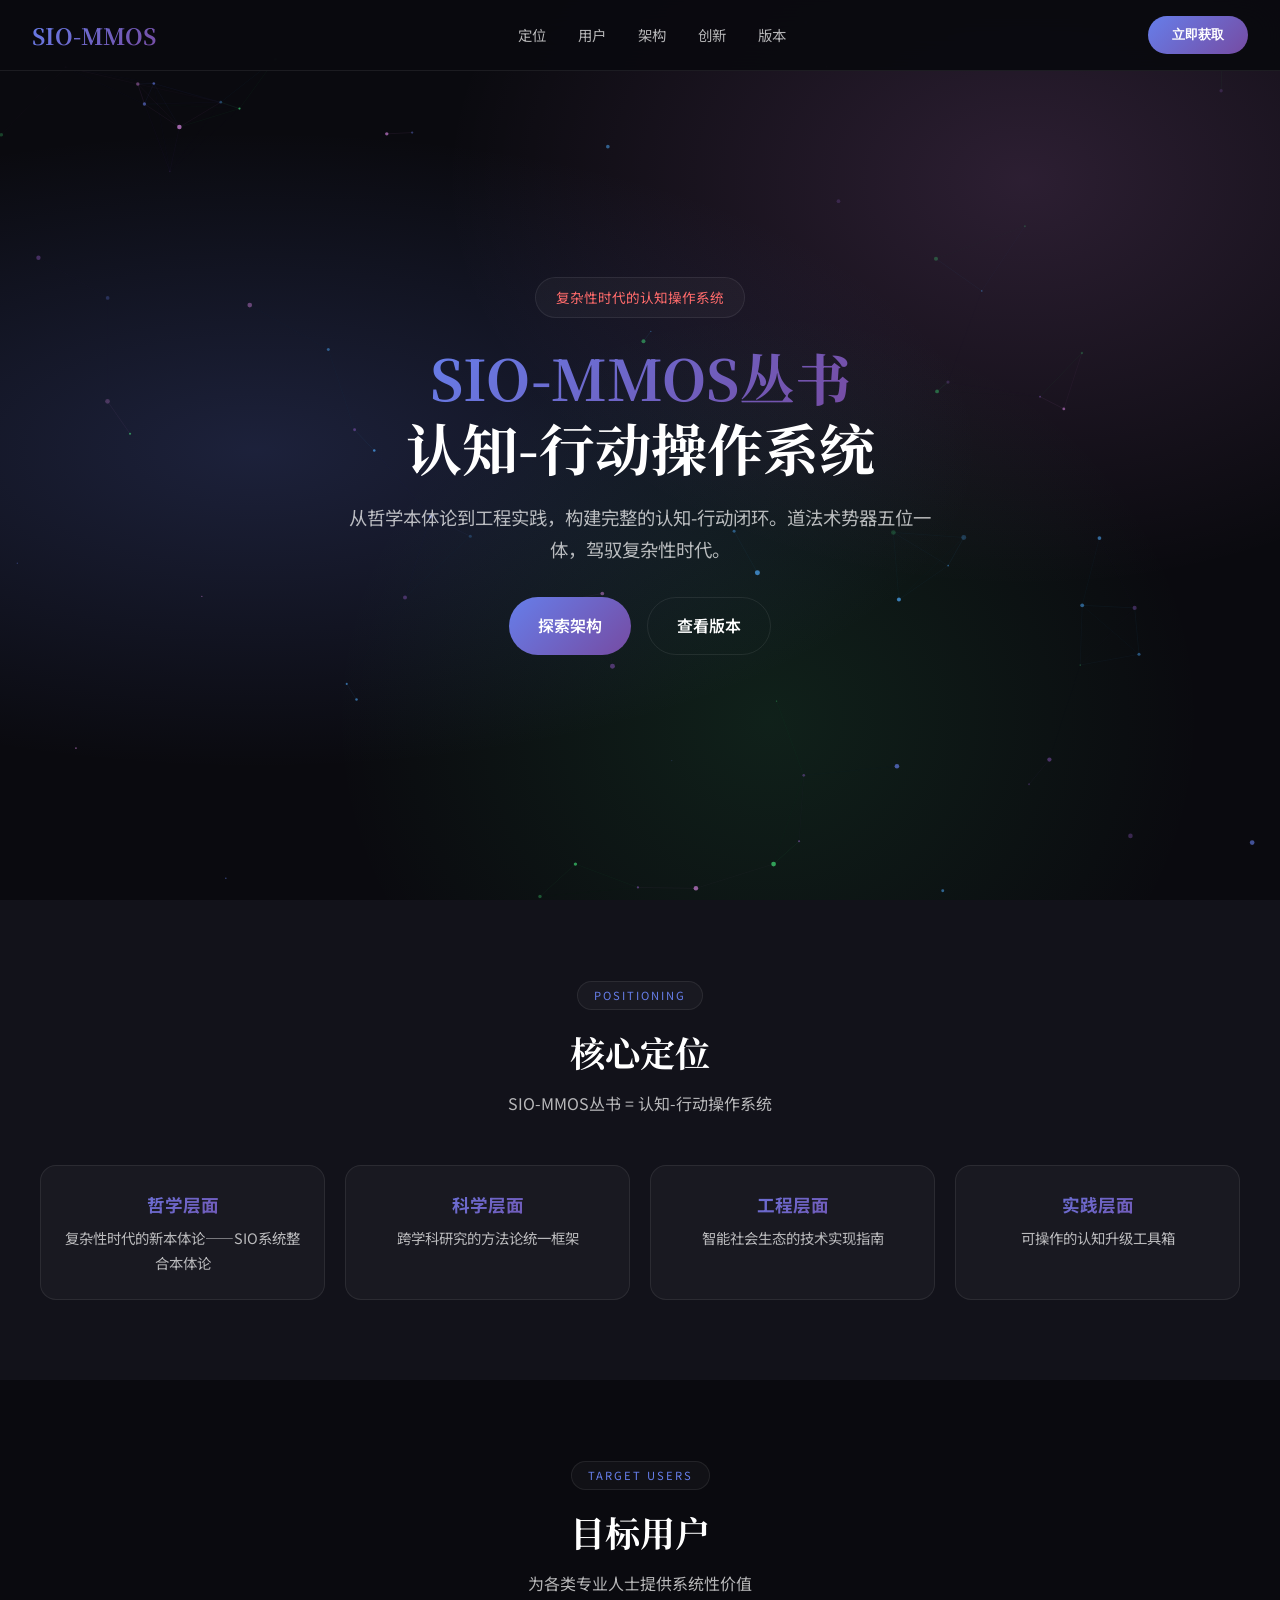
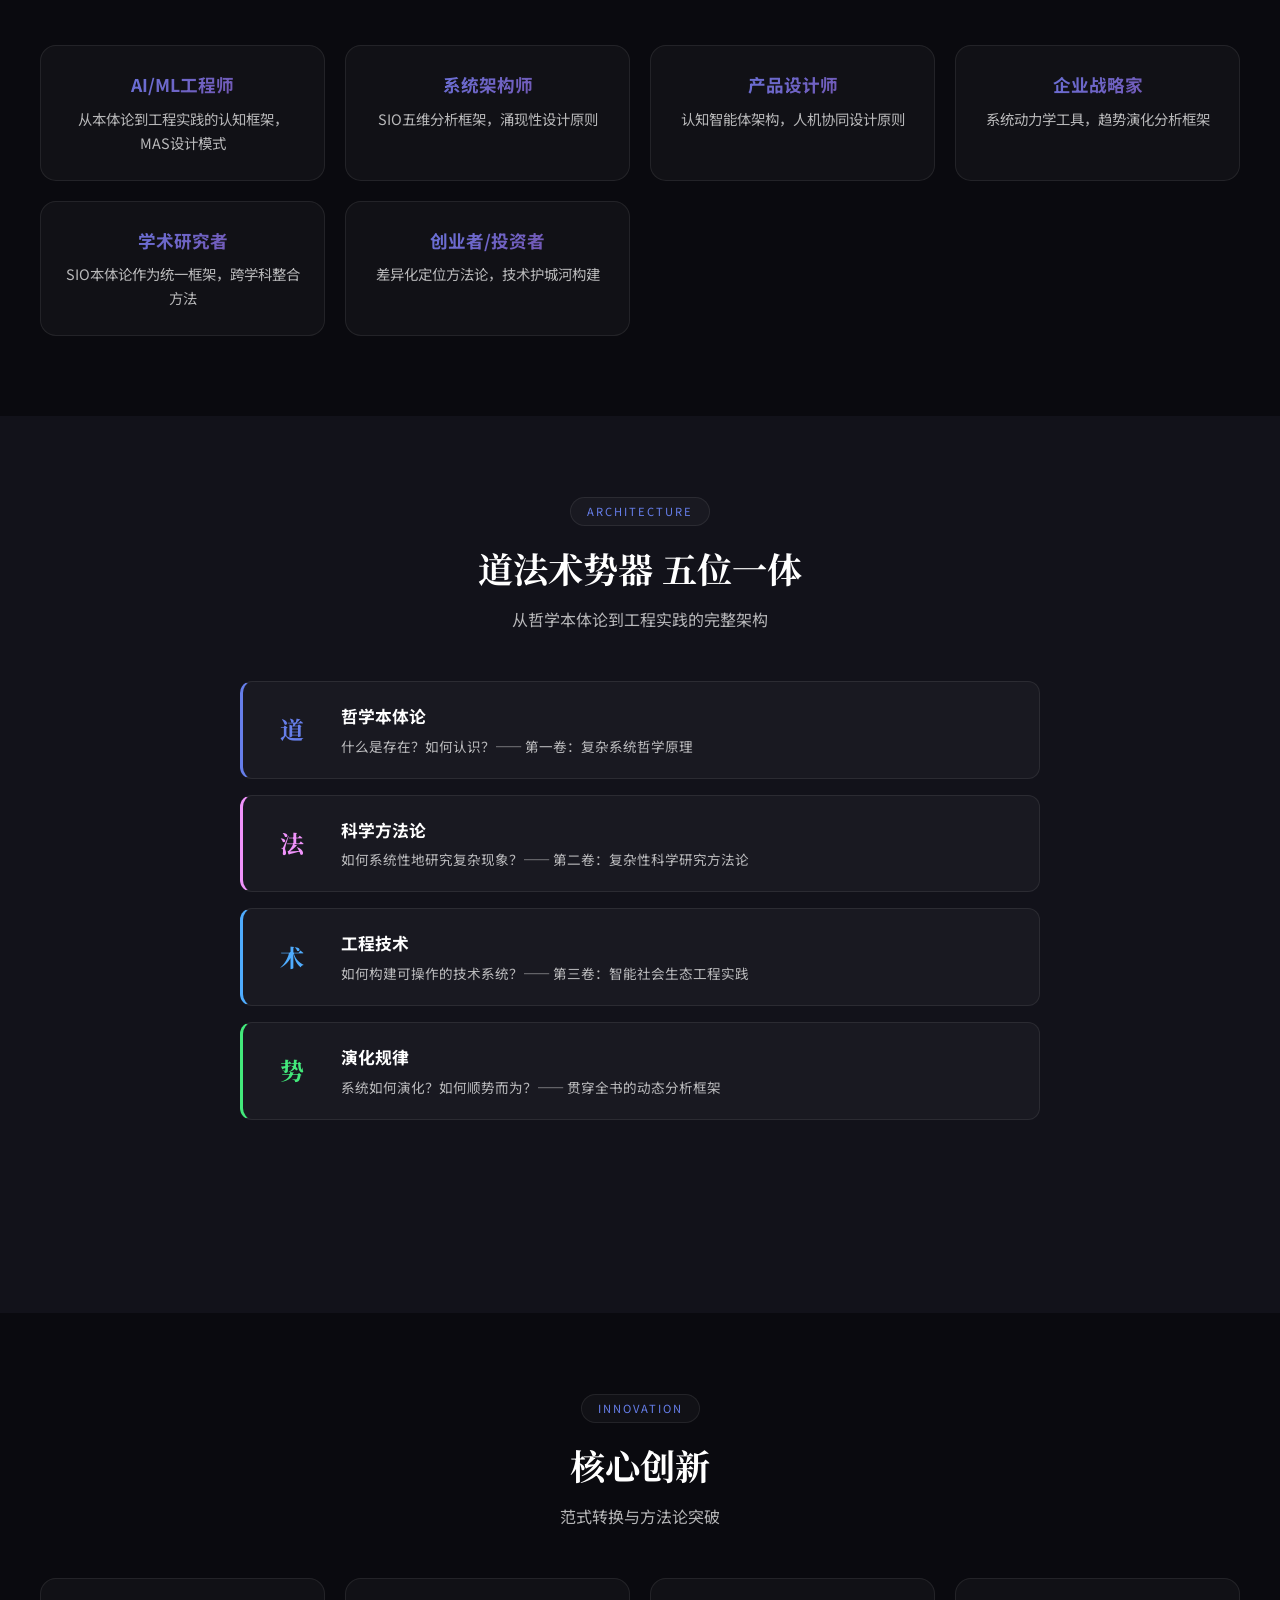
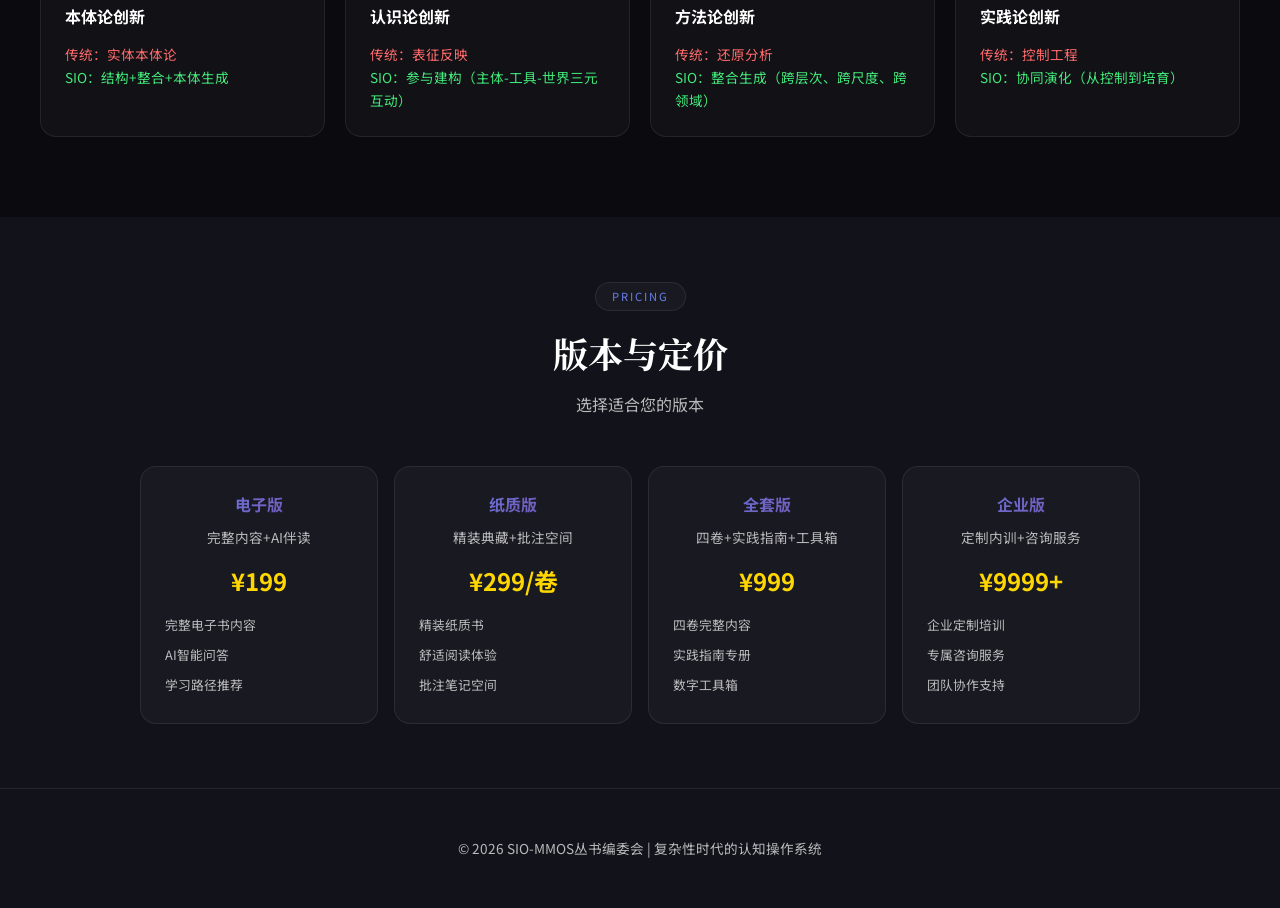
<file: book-show/index.html>
<!DOCTYPE html>
<html lang="zh-CN">
<head>
<meta charset="UTF-8">
<meta name="viewport" content="width=device-width,initial-scale=1">
<title>SIO-MMOS丛书 | 认知-行动操作系统</title>
<link href="https://fonts.googleapis.com/css2?family=Noto+Sans+SC:wght@300;400;500;700&family=Noto+Serif+SC:wght@600;700&display=swap" rel="stylesheet">
<style>
*{margin:0;padding:0;box-sizing:border-box}
:root{--p:#0a0a0f;--s:#12121a;--g1:linear-gradient(135deg,#667eea,#764ba2);--g2:linear-gradient(135deg,#f093fb,#f5576c);--g3:linear-gradient(135deg,#4facfe,#00f2fe);--g4:linear-gradient(135deg,#43e97b,#38f9d7);--tl:#fff;--tm:rgba(255,255,255,.7);--cb:rgba(255,255,255,.03);--ch:rgba(255,255,255,.06);--br:rgba(255,255,255,.08)}
html{scroll-behavior:smooth}
body{font-family:'Noto Sans SC',sans-serif;background:var(--p);color:var(--tl);line-height:1.7}
nav{position:fixed;top:0;left:0;right:0;z-index:1000;padding:1rem 2rem;background:rgba(10,10,15,.95);backdrop-filter:blur(20px);border-bottom:1px solid var(--br);display:flex;justify-content:space-between;align-items:center}
.logo{font-family:'Noto Serif SC',serif;font-size:1.4rem;font-weight:700;background:var(--g1);-webkit-background-clip:text;-webkit-text-fill-color:transparent}
.links{display:flex;gap:2rem;list-style:none}
.links a{color:var(--tm);text-decoration:none;font-size:.9rem;transition:.3s}
.links a:hover{color:var(--tl)}
.cta{padding:.6rem 1.5rem;background:var(--g1);border:none;border-radius:50px;color:#fff;font-weight:600;cursor:pointer}
.hero{min-height:100vh;display:flex;align-items:center;justify-content:center;position:relative;padding:6rem 2rem 4rem;text-align:center;overflow:hidden}
.hero::before{content:'';position:absolute;inset:0;background:radial-gradient(ellipse at 20% 50%,rgba(102,126,234,.2),transparent 50%),radial-gradient(ellipse at 80% 20%,rgba(240,147,251,.15),transparent 40%),radial-gradient(ellipse at 60% 80%,rgba(67,233,123,.1),transparent 40%)}
#heroCanvas{position:absolute;top:0;left:0;width:100%;height:100%;pointer-events:none}
.content{position:relative;z-index:1;max-width:850px}
.badge{display:inline-block;padding:.5rem 1.25rem;background:var(--cb);border:1px solid var(--br);border-radius:50px;font-size:.85rem;color:#ff6b6b;margin-bottom:1.5rem}
h1{font-family:'Noto Serif SC',serif;font-size:clamp(2rem,5vw,3.5rem);font-weight:700;line-height:1.25;margin-bottom:1.25rem}
h1 span{background:var(--g1);-webkit-background-clip:text;-webkit-text-fill-color:transparent}
.subtitle{font-size:clamp(1rem,2vw,1.15rem);color:var(--tm);max-width:600px;margin:0 auto 2rem}
.btns{display:flex;gap:1rem;justify-content:center;flex-wrap:wrap}
.btn{padding:.9rem 1.8rem;border-radius:50px;font-weight:600;cursor:pointer;transition:.3s;text-decoration:none;display:inline-flex;align-items:center;gap:.5rem}
.btn-p{background:var(--g1);color:#fff;border:none}
.btn-s{background:transparent;color:var(--tl);border:1px solid var(--br)}
.sec{padding:5rem 2rem}
.box{max-width:1200px;margin:0 auto}
.hd{text-align:center;margin-bottom:3rem}
.tag{display:inline-block;padding:.25rem 1rem;background:var(--cb);border:1px solid var(--br);border-radius:50px;font-size:.7rem;color:#667eea;letter-spacing:2px;margin-bottom:.75rem}
.hd h2{font-family:'Noto Serif SC',serif;font-size:clamp(1.5rem,3vw,2.2rem);margin-bottom:.5rem}
.hd p{color:var(--tm);max-width:500px;margin:0 auto}
.dark{background:var(--s)}
.grid{display:grid;grid-template-columns:repeat(auto-fit,minmax(240px,1fr));gap:1.25rem}
.card{background:var(--cb);border:1px solid var(--br);border-radius:16px;padding:1.5rem;transition:.3s;text-align:center}
.card:hover{background:var(--ch);transform:translateY(-4px)}
.card h3{font-size:1.1rem;margin-bottom:.4rem;background:var(--g1);-webkit-background-clip:text;-webkit-text-fill-color:transparent}
.card p{color:var(--tm);font-size:.9rem}
.arch{display:flex;flex-direction:column;gap:1rem;max-width:800px;margin:0 auto}
.layer{display:flex;align-items:center;gap:1.5rem;padding:1.25rem 1.5rem;background:var(--cb);border:1px solid var(--br);border-radius:12px;transition:.3s}
.layer:hover{background:var(--ch);transform:translateX(8px)}
.layer .lbl{font-family:'Noto Serif SC',serif;font-size:1.5rem;font-weight:700;min-width:50px;text-align:center}
.layer.dao .lbl{color:#667eea}
.layer.fa .lbl{color:#f093fb}
.layer.shu .lbl{color:#4facfe}
.layer.shi .lbl{color:#43e97b}
.layer.qi .lbl{color:#fa709a}
.layer h3{font-size:1.05rem;margin-bottom:.25rem}
.layer p{color:var(--tm);font-size:.85rem}
.inno{display:grid;grid-template-columns:repeat(auto-fit,minmax(280px,1fr));gap:1.25rem}
.ino{background:var(--cb);border:1px solid var(--br);border-radius:16px;padding:1.5rem}
.ino h3{font-size:1rem;margin-bottom:.75rem}
.ino .old{color:#ff6b6b;font-size:.85rem}
.ino .new{color:#43e97b;font-size:.85rem}
.hl{background:var(--s);padding:4rem 2rem}
.hlbox{max-width:1000px;margin:0 auto}
.hlcards{display:grid;grid-template-columns:repeat(auto-fit,minmax(220px,1fr));gap:1rem}
.hlc{background:var(--cb);border:1px solid var(--br);border-radius:16px;padding:1.5rem;text-align:center;transition:.3s}
.hlc:hover{background:var(--ch);transform:scale(1.02)}
.hlc h3{font-size:1rem;margin-bottom:.5rem;background:var(--g1);-webkit-background-clip:text;-webkit-text-fill-color:transparent}
.hlc p{color:var(--tm);font-size:.85rem;margin-bottom:.75rem}
.hlc .price{font-size:1.5rem;font-weight:700;color:#ffd700;margin-bottom:.5rem}
.hlc ul{text-align:left;list-style:none;font-size:.8rem;color:var(--tm)}
.hlc li{padding:.25rem 0}
footer{background:var(--s);padding:3rem 2rem;text-align:center;border-top:1px solid var(--br)}
footer p{color:var(--tm);font-size:.85rem}
</style>
</head>
<body>
<nav>
<div class="logo">SIO-MMOS</div>
<ul class="links">
<li><a href="#position">定位</a></li>
<li><a href="#users">用户</a></li>
<li><a href="#arch">架构</a></li>
<li><a href="#inno">创新</a></li>
<li><a href="#price">版本</a></li>
</ul>
<button class="cta">立即获取</button>
</nav>
<section class="hero">
<canvas id="heroCanvas"></canvas>
<div class="content">
<div class="badge">复杂性时代的认知操作系统</div>
<h1><span>SIO-MMOS丛书</span><br>认知-行动操作系统</h1>
<p class="subtitle">从哲学本体论到工程实践，构建完整的认知-行动闭环。道法术势器五位一体，驾驭复杂性时代。</p>
<div class="btns">
<a href="#arch" class="btn btn-p">探索架构</a>
<a href="#price" class="btn btn-s">查看版本</a>
</div>
</div>
</section>
<section id="position" class="sec dark">
<div class="box">
<div class="hd">
<span class="tag">POSITIONING</span>
<h2>核心定位</h2>
<p>SIO-MMOS丛书 = 认知-行动操作系统</p>
</div>
<div class="grid">
<div class="card">
<h3>哲学层面</h3>
<p>复杂性时代的新本体论——SIO系统整合本体论</p>
</div>
<div class="card">
<h3>科学层面</h3>
<p>跨学科研究的方法论统一框架</p>
</div>
<div class="card">
<h3>工程层面</h3>
<p>智能社会生态的技术实现指南</p>
</div>
<div class="card">
<h3>实践层面</h3>
<p>可操作的认知升级工具箱</p>
</div>
</div>
</div>
</section>
<section id="users" class="sec">
<div class="box">
<div class="hd">
<span class="tag">TARGET USERS</span>
<h2>目标用户</h2>
<p>为各类专业人士提供系统性价值</p>
</div>
<div class="grid">
<div class="card">
<h3>AI/ML工程师</h3>
<p>从本体论到工程实践的认知框架，MAS设计模式</p>
</div>
<div class="card">
<h3>系统架构师</h3>
<p>SIO五维分析框架，涌现性设计原则</p>
</div>
<div class="card">
<h3>产品设计师</h3>
<p>认知智能体架构，人机协同设计原则</p>
</div>
<div class="card">
<h3>企业战略家</h3>
<p>系统动力学工具，趋势演化分析框架</p>
</div>
<div class="card">
<h3>学术研究者</h3>
<p>SIO本体论作为统一框架，跨学科整合方法</p>
</div>
<div class="card">
<h3>创业者/投资者</h3>
<p>差异化定位方法论，技术护城河构建</p>
</div>
</div>
</div>
</section>
<section id="arch" class="sec dark">
<div class="box">
<div class="hd">
<span class="tag">ARCHITECTURE</span>
<h2>道法术势器 五位一体</h2>
<p>从哲学本体论到工程实践的完整架构</p>
</div>
<div class="arch">
<div class="layer dao">
<div class="lbl">道</div>
<div>
<h3>哲学本体论</h3>
<p>什么是存在？如何认识？—— 第一卷：复杂系统哲学原理</p>
</div>
</div>
<div class="layer fa">
<div class="lbl">法</div>
<div>
<h3>科学方法论</h3>
<p>如何系统性地研究复杂现象？—— 第二卷：复杂性科学研究方法论</p>
</div>
</div>
<div class="layer shu">
<div class="lbl">术</div>
<div>
<h3>工程技术</h3>
<p>如何构建可操作的技术系统？—— 第三卷：智能社会生态工程实践</p>
</div>
</div>
<div class="layer shi">
<div class="lbl">势</div>
<div>
<h3>演化规律</h3>
<p>系统如何演化？如何顺势而为？—— 贯穿全书的动态分析框架</p>
</div>
</div>
<div class="layer qi">
<div class="lbl">器</div>
<div>
<h3>工具模板</h3>
<p>具体可操作的工具？—— 实践指南专册 + 数字工具</p>
</div>
</div>
</div>
</div>
</section>
<section id="inno" class="sec">
<div class="box">
<div class="hd">
<span class="tag">INNOVATION</span>
<h2>核心创新</h2>
<p>范式转换与方法论突破</p>
</div>
<div class="inno">
<div class="ino">
<h3>本体论创新</h3>
<p class="old">传统：实体本体论</p>
<p class="new">SIO：结构+整合+本体生成</p>
</div>
<div class="ino">
<h3>认识论创新</h3>
<p class="old">传统：表征反映</p>
<p class="new">SIO：参与建构（主体-工具-世界三元互动）</p>
</div>
<div class="ino">
<h3>方法论创新</h3>
<p class="old">传统：还原分析</p>
<p class="new">SIO：整合生成（跨层次、跨尺度、跨领域）</p>
</div>
<div class="ino">
<h3>实践论创新</h3>
<p class="old">传统：控制工程</p>
<p class="new">SIO：协同演化（从控制到培育）</p>
</div>
</div>
</div>
</section>
<section id="price" class="hl">
<div class="hlbox">
<div class="hd">
<span class="tag">PRICING</span>
<h2>版本与定价</h2>
<p>选择适合您的版本</p>
</div>
<div class="hlcards">
<div class="hlc">
<h3>电子版</h3>
<p>完整内容+AI伴读</p>
<div class="price">¥199</div>
<ul>
<li>完整电子书内容</li>
<li>AI智能问答</li>
<li>学习路径推荐</li>
</ul>
</div>
<div class="hlc">
<h3>纸质版</h3>
<p>精装典藏+批注空间</p>
<div class="price">¥299/卷</div>
<ul>
<li>精装纸质书</li>
<li>舒适阅读体验</li>
<li>批注笔记空间</li>
</ul>
</div>
<div class="hlc">
<h3>全套版</h3>
<p>四卷+实践指南+工具箱</p>
<div class="price">¥999</div>
<ul>
<li>四卷完整内容</li>
<li>实践指南专册</li>
<li>数字工具箱</li>
</ul>
</div>
<div class="hlc">
<h3>企业版</h3>
<p>定制内训+咨询服务</p>
<div class="price">¥9999+</div>
<ul>
<li>企业定制培训</li>
<li>专属咨询服务</li>
<li>团队协作支持</li>
</ul>
</div>
</div>
</div>
</section>
<footer>
<p>© 2026 SIO-MMOS丛书编委会 | 复杂性时代的认知操作系统</p>
</footer>
<script>
// ====== Hero粒子网络动画 ======
const heroCanvas = document.getElementById('heroCanvas');
const ctx = heroCanvas.getContext('2d');
let particles = [];
let mouse = {x: null, y: null};

function resizeHeroCanvas() {
    heroCanvas.width = window.innerWidth;
    heroCanvas.height = window.innerHeight;
}

class Particle {
    constructor() {
        this.x = Math.random() * heroCanvas.width;
        this.y = Math.random() * heroCanvas.height;
        this.size = Math.random() * 2 + 0.5;
        this.speedX = (Math.random() - 0.5) * 0.5;
        this.speedY = (Math.random() - 0.5) * 0.5;
        this.color = this.getRandomColor();
        this.alpha = Math.random() * 0.5 + 0.2;
    }
    
    getRandomColor() {
        const colors = ['#667eea', '#764ba2', '#f093fb', '#4facfe', '#43e97b'];
        return colors[Math.floor(Math.random() * colors.length)];
    }
    
    update() {
        this.x += this.speedX;
        this.y += this.speedY;
        
        if (this.x > heroCanvas.width) this.x = 0;
        if (this.x < 0) this.x = heroCanvas.width;
        if (this.y > heroCanvas.height) this.y = 0;
        if (this.y < 0) this.y = heroCanvas.height;
        
        // 鼠标交互
        if (mouse.x && mouse.y) {
            const dx = mouse.x - this.x;
            const dy = mouse.y - this.y;
            const dist = Math.sqrt(dx * dx + dy * dy);
            if (dist < 150) {
                this.x -= dx * 0.02;
                this.y -= dy * 0.02;
            }
        }
    }
    
    draw() {
        ctx.beginPath();
        ctx.arc(this.x, this.y, this.size, 0, Math.PI * 2);
        ctx.fillStyle = this.color;
        ctx.globalAlpha = this.alpha;
        ctx.fill();
        ctx.globalAlpha = 1;
    }
}

function initParticles() {
    particles = [];
    const numParticles = Math.min(100, (heroCanvas.width * heroCanvas.height) / 15000);
    for (let i = 0; i < numParticles; i++) {
        particles.push(new Particle());
    }
}

function connectParticles() {
    for (let i = 0; i < particles.length; i++) {
        for (let j = i + 1; j < particles.length; j++) {
            const dx = particles[i].x - particles[j].x;
            const dy = particles[i].y - particles[j].y;
            const dist = Math.sqrt(dx * dx + dy * dy);
            
            if (dist < 120) {
                ctx.beginPath();
                ctx.strokeStyle = particles[i].color;
                ctx.globalAlpha = (120 - dist) / 120 * 0.15;
                ctx.lineWidth = 0.5;
                ctx.moveTo(particles[i].x, particles[i].y);
                ctx.lineTo(particles[j].x, particles[j].y);
                ctx.stroke();
                ctx.globalAlpha = 1;
            }
        }
    }
}

function animateHero() {
    ctx.clearRect(0, 0, heroCanvas.width, heroCanvas.height);
    
    particles.forEach(p => {
        p.update();
        p.draw();
    });
    
    connectParticles();
    requestAnimationFrame(animateHero);
}

// 初始化Hero动画
resizeHeroCanvas();
initParticles();
animateHero();

window.addEventListener('resize', () => {
    resizeHeroCanvas();
    initParticles();
});

window.addEventListener('mousemove', (e) => {
    mouse.x = e.clientX;
    mouse.y = e.clientY;
});

// ====== 架构层级动画 ======
const layers = document.querySelectorAll('.layer');
const layerColors = ['#667eea', '#f093fb', '#4facfe', '#43e97b', '#fa709a'];

const layerObserver = new IntersectionObserver((entries) => {
    entries.forEach((entry, index) => {
        if (entry.isIntersecting) {
            const layer = entry.target;
            const idx = Array.from(layers).indexOf(layer);
            setTimeout(() => {
                layer.style.opacity = '1';
                layer.style.transform = 'translateX(0)';
                layer.style.borderLeft = `3px solid ${layerColors[idx]}`;
            }, idx * 150);
        }
    });
}, {threshold: 0.2});

layers.forEach(layer => {
    layer.style.opacity = '0';
    layer.style.transform = 'translateX(-50px)';
    layer.style.transition = 'all 0.6s cubic-bezier(0.4, 0, 0.2, 1)';
    layerObserver.observe(layer);
});

// ====== 创新卡片动画 ======
const inoCards = document.querySelectorAll('.ino');

const inoObserver = new IntersectionObserver((entries) => {
    entries.forEach(entry => {
        if (entry.isIntersecting) {
            const card = entry.target;
            card.style.opacity = '1';
            card.style.transform = 'translateY(0) scale(1)';
            
            // 添加脉冲效果
            const oldText = card.querySelector('.old');
            const newText = card.querySelector('.new');
            
            setTimeout(() => {
                if (oldText) {
                    oldText.style.animation = 'pulse 1s ease';
                }
            }, 300);
            
            setTimeout(() => {
                if (newText) {
                    newText.style.animation = 'glow 1.5s ease';
                }
            }, 600);
        }
    });
}, {threshold: 0.3});

inoCards.forEach((card, idx) => {
    card.style.opacity = '0';
    card.style.transform = 'translateY(30px) scale(0.95)';
    card.style.transition = `all 0.5s cubic-bezier(0.4, 0, 0.2, 1) ${idx * 0.1}s`;
    inoObserver.observe(card);
});

// ====== 定位卡片悬停动画 ======
const cards = document.querySelectorAll('.card');

cards.forEach(card => {
    card.addEventListener('mouseenter', function() {
        this.style.transform = 'translateY(-8px) scale(1.02)';
        this.style.boxShadow = '0 20px 40px rgba(102, 126, 234, 0.2)';
    });
    
    card.addEventListener('mouseleave', function() {
        this.style.transform = 'translateY(0) scale(1)';
        this.style.boxShadow = 'none';
    });
});

// ====== 导航栏滚动效果 ======
const nav = document.querySelector('nav');

window.addEventListener('scroll', () => {
    if (window.scrollY > 100) {
        nav.style.padding = '0.75rem 2rem';
        nav.style.background = 'rgba(10, 10, 15, 0.98)';
    } else {
        nav.style.padding = '1rem 2rem';
        nav.style.background = 'rgba(10, 10, 15, 0.95)';
    }
});

// ====== 价格卡片动画 ======
const priceCards = document.querySelectorAll('.hlc');

const priceObserver = new IntersectionObserver((entries) => {
    entries.forEach(entry => {
        if (entry.isIntersecting) {
            entry.target.style.opacity = '1';
            entry.target.style.transform = 'translateY(0)';
        }
    });
}, {threshold: 0.2});

priceCards.forEach((card, idx) => {
    card.style.opacity = '0';
    card.style.transform = 'translateY(40px)';
    card.style.transition = `all 0.6s cubic-bezier(0.4, 0, 0.2, 1) ${idx * 0.15}s`;
    priceObserver.observe(card);
});

// ====== 添加CSS动画关键帧 ======
const style = document.createElement('style');
style.textContent = `
    @keyframes pulse {
        0%, 100% { opacity: 1; transform: scale(1); }
        50% { opacity: 0.5; transform: scale(0.98); }
    }
    
    @keyframes glow {
        0%, 100% { text-shadow: none; }
        50% { text-shadow: 0 0 20px rgba(67, 233, 123, 0.8); }
    }
    
    @keyframes float {
        0%, 100% { transform: translateY(0); }
        50% { transform: translateY(-10px); }
    }
    
    .badge {
        animation: float 3s ease-in-out infinite;
    }
`;
document.head.appendChild(style);

// ====== 平滑滚动增强 ======
document.querySelectorAll('a[href^="#"]').forEach(anchor => {
    anchor.addEventListener('click', function(e) {
        e.preventDefault();
        const target = document.querySelector(this.getAttribute('href'));
        if (target) {
            target.scrollIntoView({ behavior: 'smooth', block: 'start' });
        }
    });
});

console.log('SIO-MMOS Demo initialized successfully');
</script>
</body>
</html>
</file>
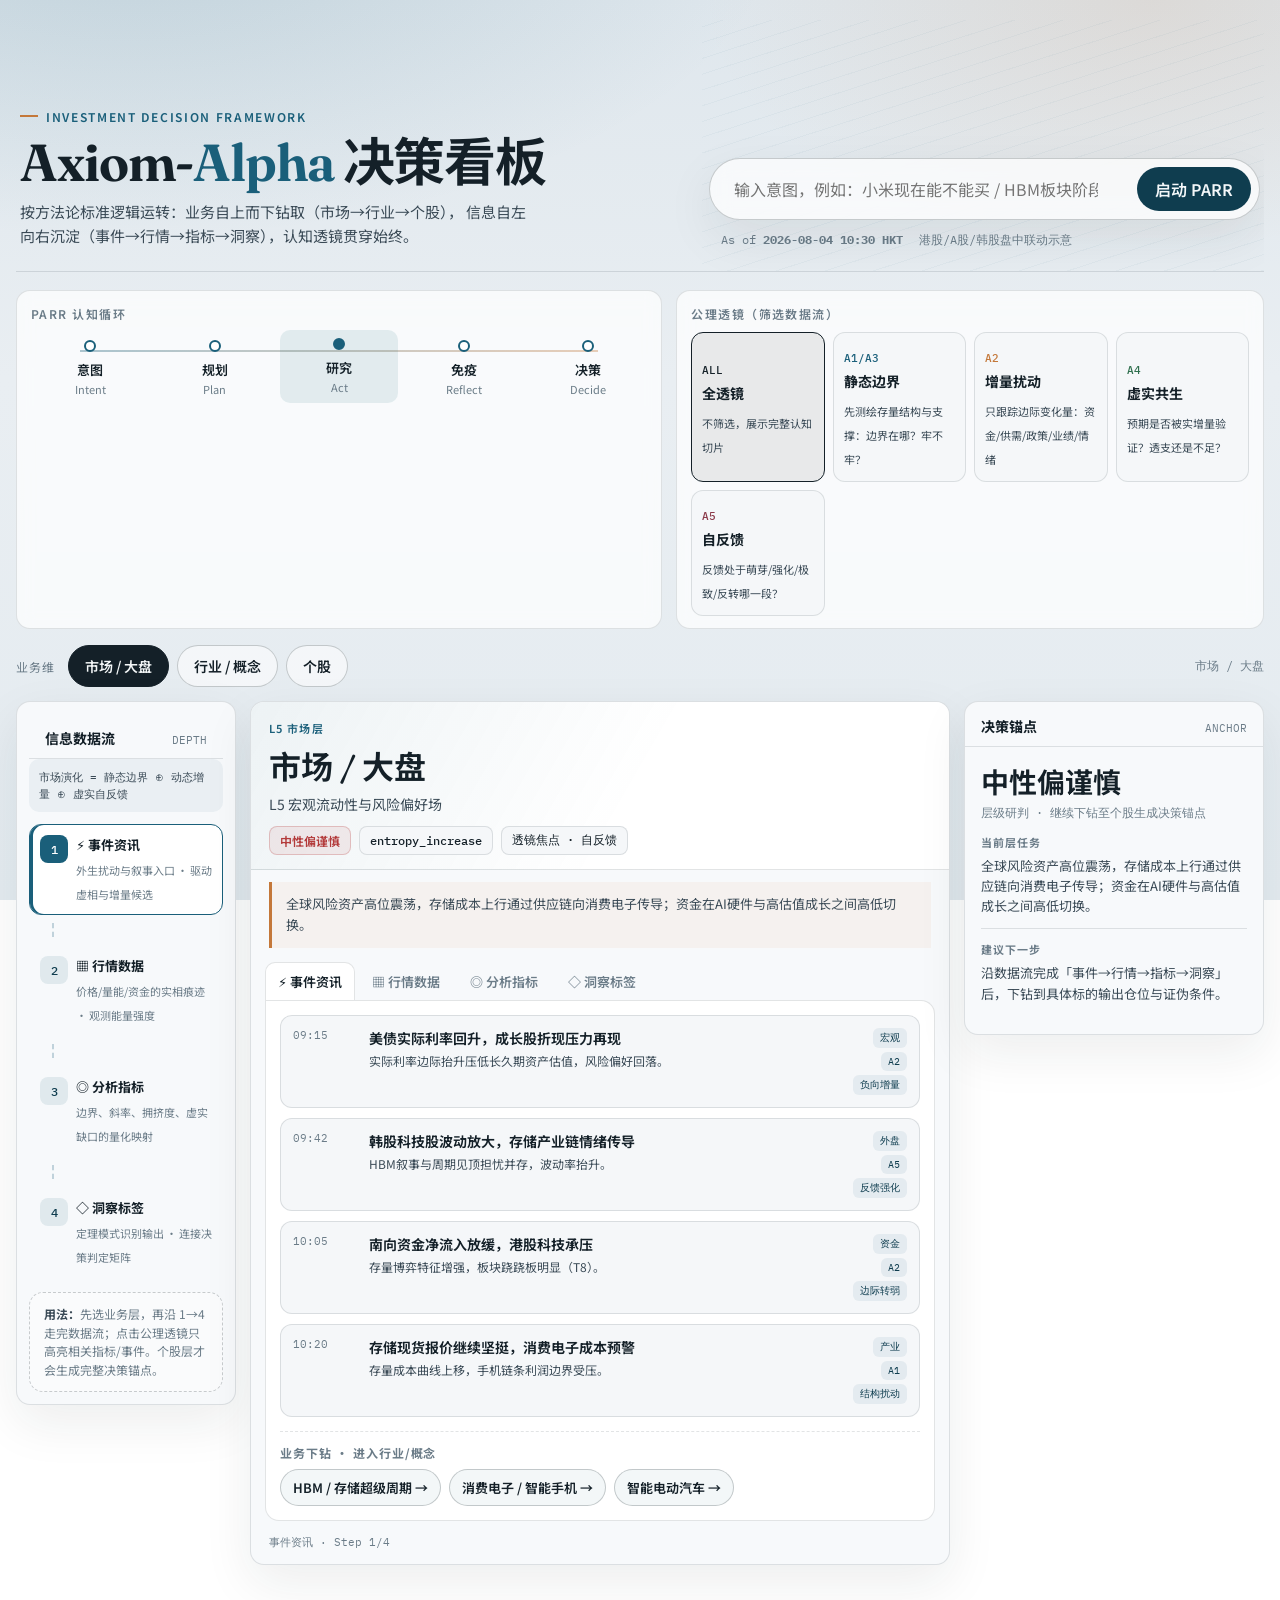
<file: axiom-alpha/demo/index.html>
<!DOCTYPE html>
<html lang="zh-CN">
<head>
  <meta charset="UTF-8" />
  <meta name="viewport" content="width=device-width, initial-scale=1" />
  <title>Axiom-Alpha · 投资决策交互看板</title>
  <meta name="description" content="基于投资第一性原理的交互式决策看板：市场→行业→个股业务流，事件→行情→指标→洞察数据流" />
  <link rel="stylesheet" href="./board.css" />
</head>
<body>
  <div class="app">
    <!-- Hero: one composition — brand + intent + session -->
    <header class="hero">
      <div class="brand-block">
        <div class="brand-kicker"><i></i> Investment Decision Framework</div>
        <h1 class="brand-name">Axiom-<span>Alpha</span> 决策看板</h1>
        <p class="brand-lead">
          按方法论标准逻辑运转：业务自上而下钻取（市场→行业→个股），
          信息自左向右沉淀（事件→行情→指标→洞察），认知透镜贯穿始终。
        </p>
      </div>
      <div class="hero-controls">
        <form class="intent-box" id="intentForm">
          <input id="intentInput" type="search" placeholder="输入意图，例如：小米现在能不能买 / HBM板块阶段 / 大盘风险偏好" autocomplete="off" />
          <button type="submit">启动 PARR</button>
        </form>
        <div class="meta-row">
          <span>As of <strong id="asOf">—</strong></span>
          <span id="session">—</span>
          <span id="intentHint"></span>
        </div>
      </div>
    </header>

    <!-- Cognitive rails -->
    <section class="rails" aria-label="认知流程">
      <div class="rail">
        <h2>PARR 认知循环</h2>
        <div class="parr-track" id="parrTrack"></div>
      </div>
      <div class="rail">
        <h2>公理透镜（筛选数据流）</h2>
        <div class="lens-row" id="lensRow"></div>
      </div>
    </section>

    <!-- Business dimensions -->
    <nav class="biz-bar" aria-label="业务维度">
      <span class="label">业务维</span>
      <button class="biz-tab active" data-biz="market">市场 / 大盘</button>
      <button class="biz-tab" data-biz="industry">行业 / 概念</button>
      <button class="biz-tab" data-biz="stock">个股</button>
      <div class="crumb" id="crumb">市场 / 大盘</div>
    </nav>

    <div class="main">
      <!-- Data flow -->
      <aside class="panel flow-rail" aria-label="信息数据流">
        <div class="panel-hd">
          <h3>信息数据流</h3>
          <span>DEPTH</span>
        </div>
        <div class="flow-formula" id="flowFormula">
          市场演化 = 静态边界 ⊕ 动态增量 ⊕ 虚实自反馈
        </div>
        <div class="flow-steps" id="flowSteps"></div>
        <div class="legend">
          <strong>用法：</strong>先选业务层，再沿 1→4 走完数据流；点击公理透镜只高亮相关指标/事件。个股层才会生成完整决策锚点。
        </div>
      </aside>

      <!-- Workspace -->
      <section class="panel workspace" aria-label="研判工作区">
        <div class="entity-head" id="entityHead"></div>
        <p class="entity-summary" id="entitySummary"></p>
        <div class="info-tabs" role="tablist">
          <button class="info-tab active" data-info="events" role="tab">⚡ 事件资讯</button>
          <button class="info-tab" data-info="quotes" role="tab">▦ 行情数据</button>
          <button class="info-tab" data-info="metrics" role="tab">◎ 分析指标</button>
          <button class="info-tab" data-info="insights" role="tab">◇ 洞察标签</button>
        </div>
        <div class="info-body" id="infoBody" role="tabpanel"></div>
        <div style="padding:0 18px 14px;font-family:var(--font-mono);font-size:11px;color:var(--muted)" id="infoDimLabel"></div>
      </section>

      <!-- Decision -->
      <aside class="panel decision-panel" aria-label="决策锚点">
        <div class="panel-hd">
          <h3>决策锚点</h3>
          <span>ANCHOR</span>
        </div>
        <div class="body" id="decisionBody"></div>
      </aside>
    </div>
  </div>

  <script src="./data.js"></script>
  <script src="./board.js"></script>
</body>
</html>
</file>
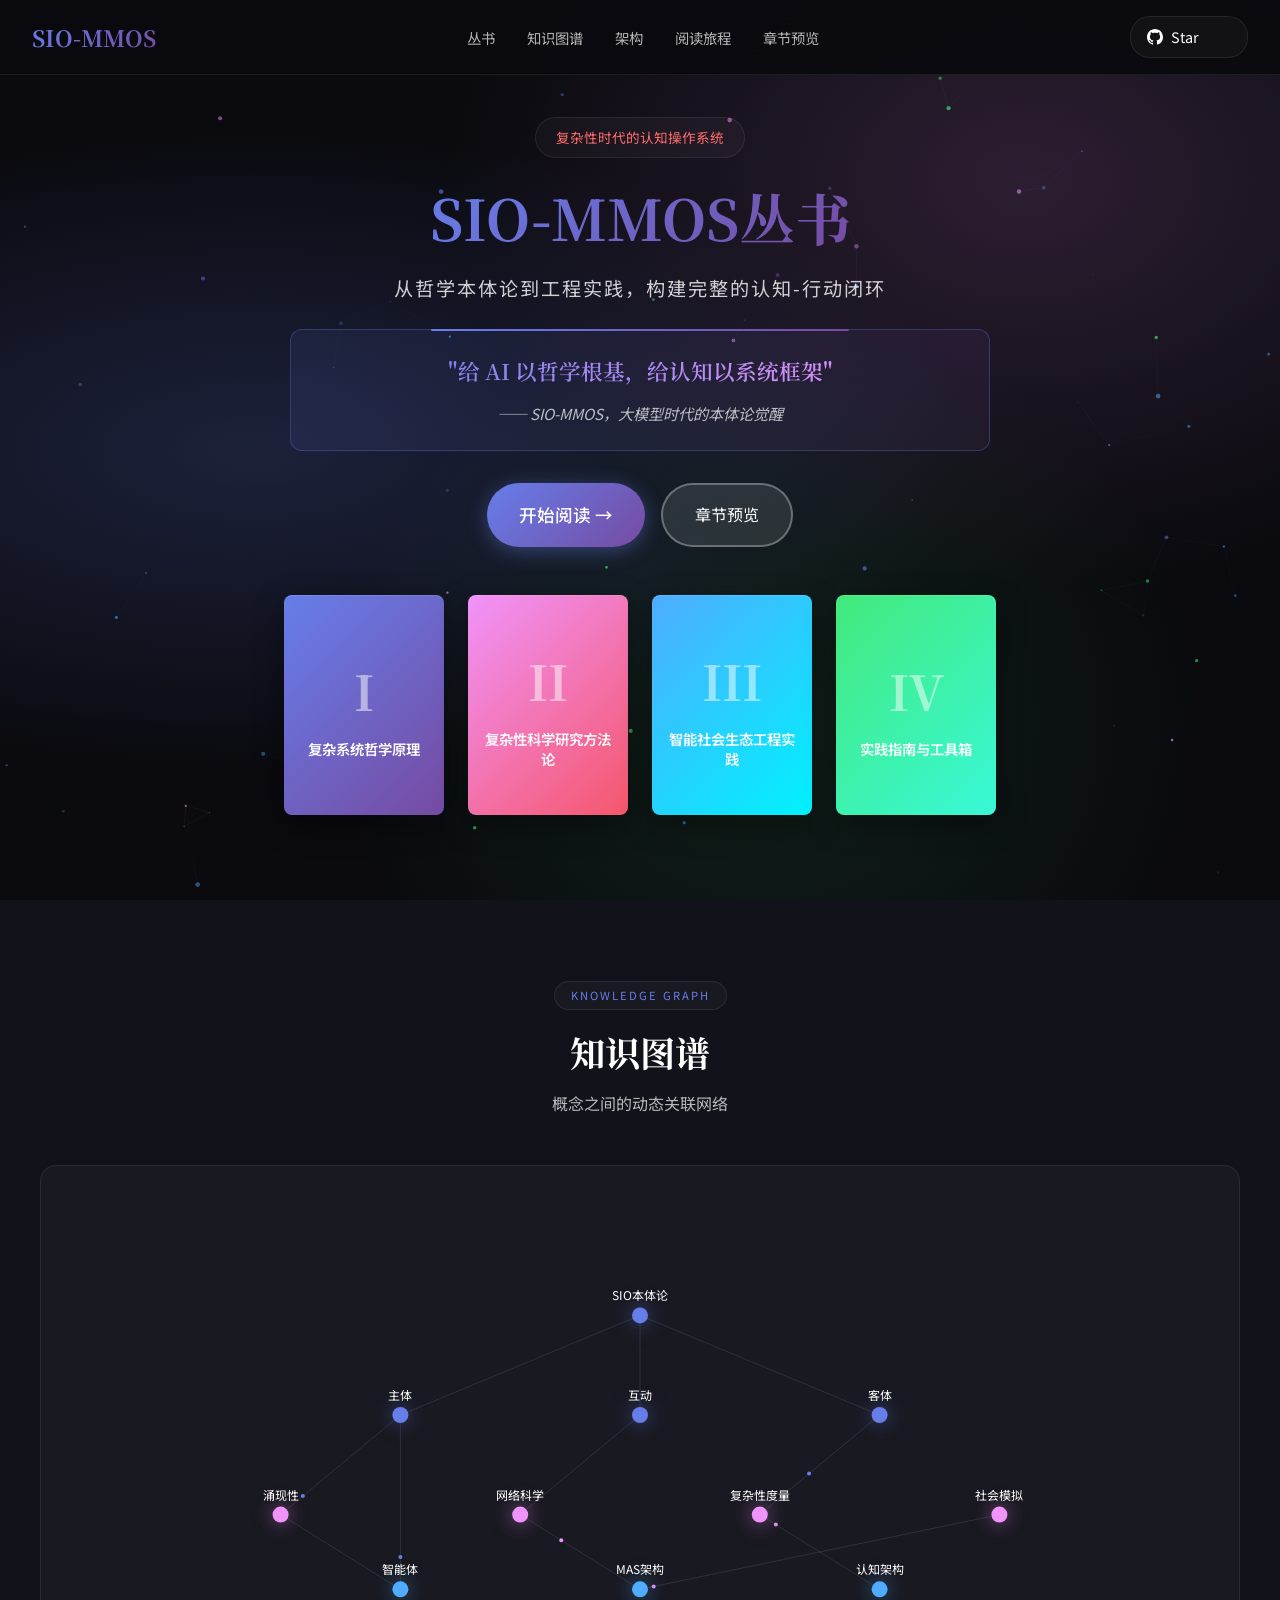
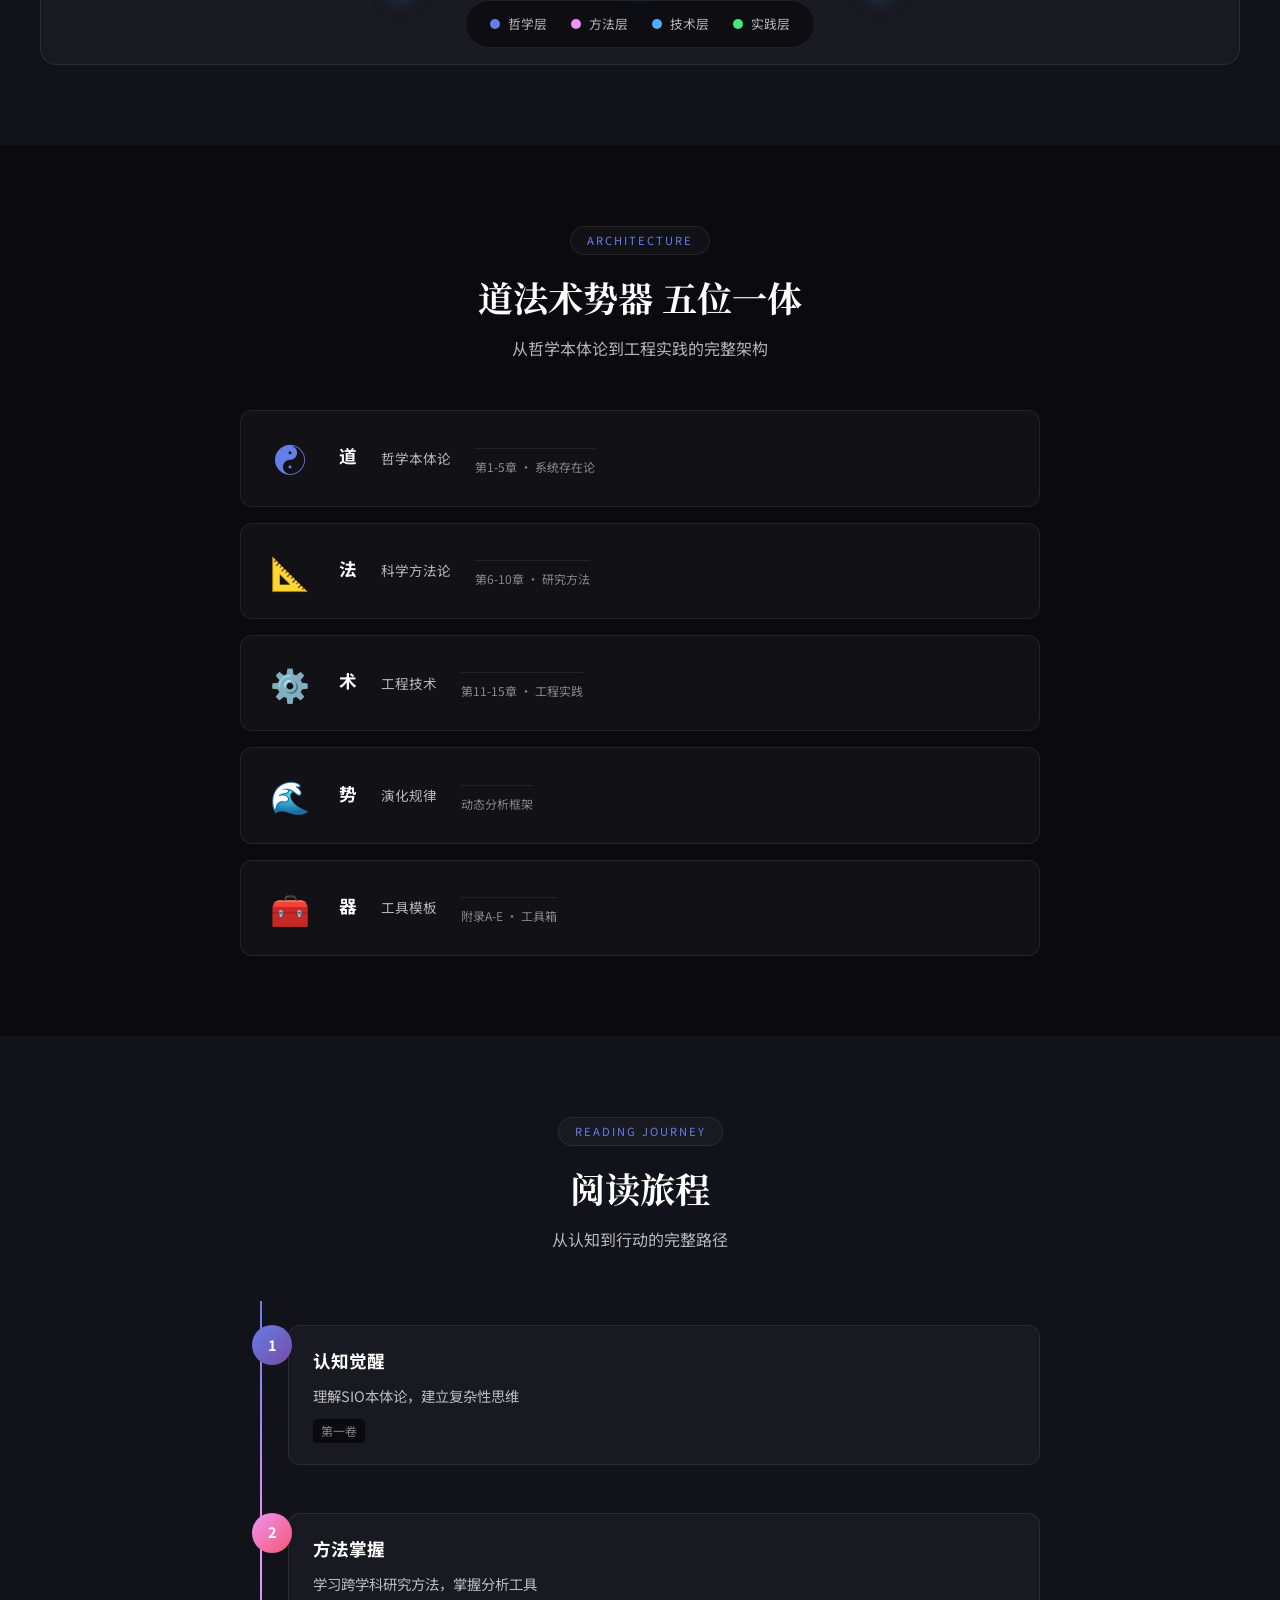
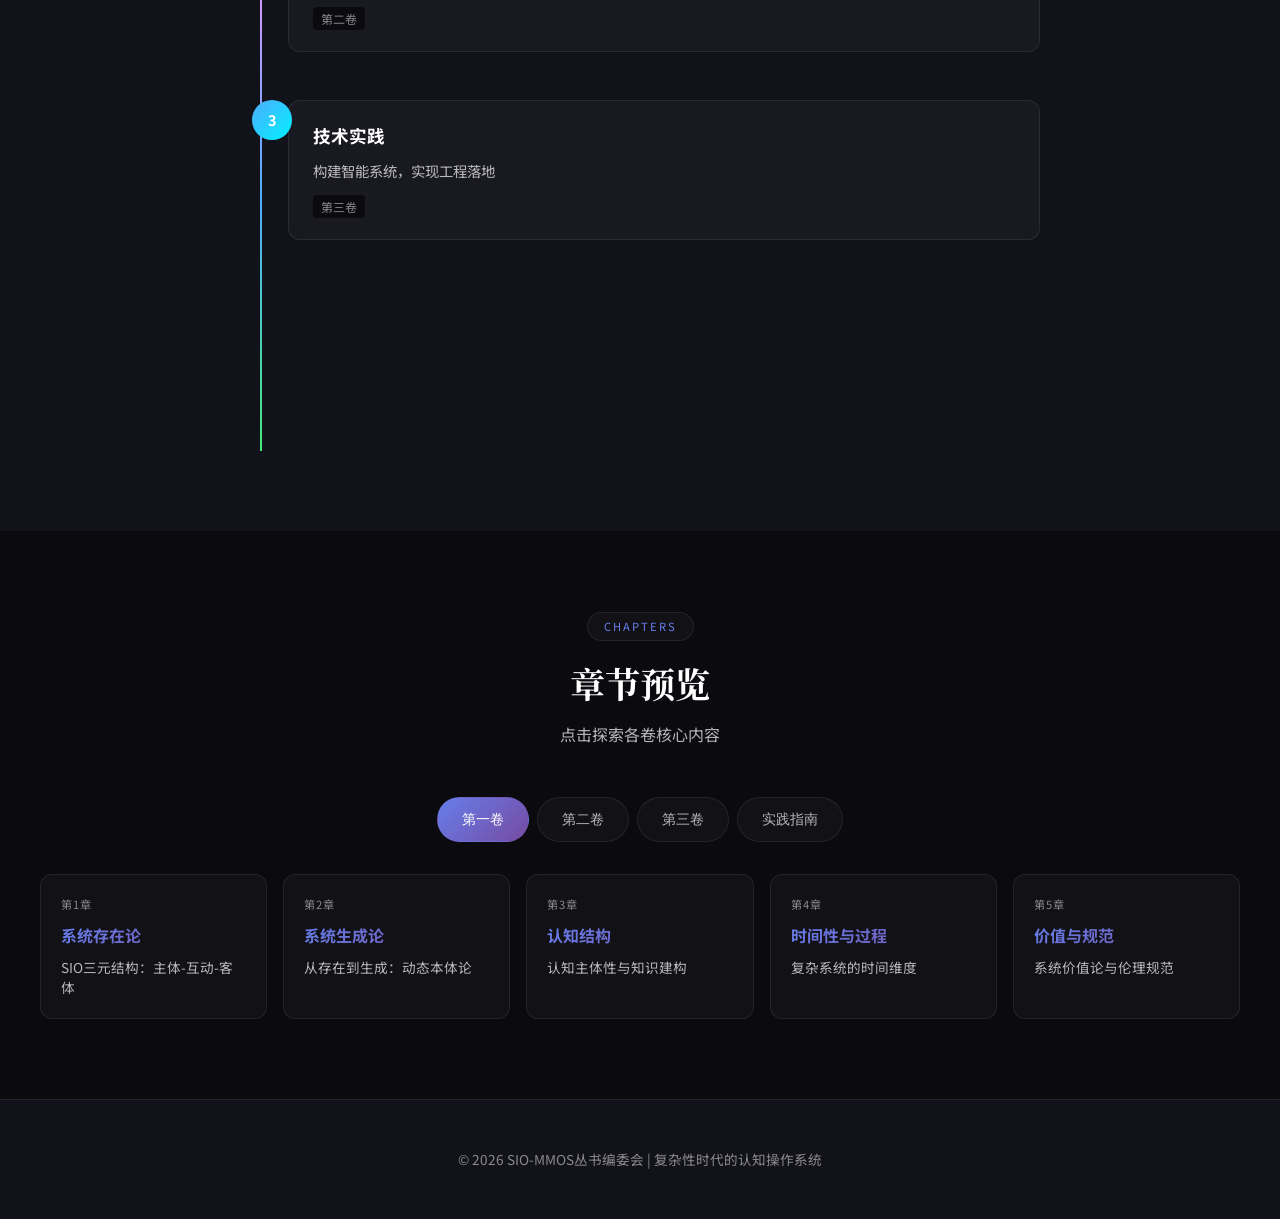
<file: book-show/book-show.html>
<!DOCTYPE html>
<html lang="zh-CN">
<head>
<meta charset="UTF-8">
<meta name="viewport" content="width=device-width,initial-scale=1">
<title>SIO-MMOS丛书 | Book Show</title>
<link href="https://fonts.googleapis.com/css2?family=Noto+Sans+SC:wght@300;400;500;700&family=Noto+Serif+SC:wght@600;700&display=swap" rel="stylesheet">
<link rel="stylesheet" href="book-show.css">
</head>
<body>
<nav>
<a href="#" class="logo">SIO-MMOS</a>
<ul class="nav-links">
<li><a href="#books">丛书</a></li>
<li><a href="#knowledge">知识图谱</a></li>
<li><a href="#architecture">架构</a></li>
<li><a href="#journey">阅读旅程</a></li>
<li><a href="#chapters">章节预览</a></li>
</ul>
<div class="nav-actions">
<a href="https://github.com/huawenyao/sio-mmos-book" target="_blank" rel="noopener" class="github-star" aria-label="Star on GitHub">
<svg viewBox="0 0 16 16" width="16" height="16" fill="currentColor">
<path d="M8 0C3.58 0 0 3.58 0 8c0 3.54 2.29 6.53 5.47 7.59.4.07.55-.17.55-.38 0-.19-.01-.82-.01-1.49-2.01.37-2.53-.49-2.69-.94-.09-.23-.48-.94-.82-1.13-.28-.15-.68-.52-.01-.53.63-.01 1.08.58 1.23.82.72 1.21 1.87.87 2.33.66.07-.52.28-.87.51-1.07-1.78-.2-3.64-.89-3.64-3.95 0-.87.31-1.59.82-2.15-.08-.2-.36-1.02.08-2.12 0 0 .67-.21 2.2.82.64-.18 1.32-.27 2-.27.68 0 1.36.09 2 .27 1.53-1.04 2.2-.82 2.2-.82.44 1.1.16 1.92.08 2.12.51.56.82 1.27.82 2.15 0 3.07-1.87 3.75-3.65 3.95.29.25.54.73.54 1.48 0 1.07-.01 1.93-.01 2.2 0 .21.15.46.55.38A8.013 8.013 0 0016 8c0-4.42-3.58-8-8-8z"></path>
</svg>
<span>Star</span>
<span class="star-count" id="starCount"></span>
</a>
</div>
</nav>

<section class="hero">
<canvas id="heroCanvas"></canvas>
<div class="hero-content">
<div class="badge">复杂性时代的认知操作系统</div>
<h1><span>SIO-MMOS丛书</span></h1>
<p class="subtitle">从哲学本体论到工程实践，构建完整的认知-行动闭环</p>
<div class="slogan-box">
<p class="slogan">"给 AI 以哲学根基，给认知以系统框架"</p>
<p class="slogan-sub">—— SIO-MMOS，大模型时代的本体论觉醒</p>
</div>
<div class="hero-actions">
<a href="reader.html" class="btn-primary">开始阅读 →</a>
<a href="#chapters" class="btn-secondary">章节预览</a>
</div>
<div class="bookshelf">
<div class="book-item vol1" data-vol="1">
<div class="book-cover"><span class="vol-num">I</span><h4>复杂系统哲学原理</h4></div>
<div class="book-info"><h5>第一卷</h5><p>道 · 哲学本体论<br>约14.2万字</p></div>
</div>
<div class="book-item vol2" data-vol="2">
<div class="book-cover"><span class="vol-num">II</span><h4>复杂性科学研究方法论</h4></div>
<div class="book-info"><h5>第二卷</h5><p>法 · 科学方法论<br>约19.2万字</p></div>
</div>
<div class="book-item vol3" data-vol="3">
<div class="book-cover"><span class="vol-num">III</span><h4>智能社会生态工程实践</h4></div>
<div class="book-info"><h5>第三卷</h5><p>术 · 工程技术<br>约15.6万字</p></div>
</div>
<div class="book-item vol4" data-vol="4">
<div class="book-cover"><span class="vol-num">IV</span><h4>实践指南与工具箱</h4></div>
<div class="book-info"><h5>实践指南</h5><p>器 · 工具模板<br>约9.1万字</p></div>
</div>
</div>
</div>
</section>

<section id="knowledge" class="sec dark">
<div class="box">
<div class="hd">
<span class="tag">KNOWLEDGE GRAPH</span>
<h2>知识图谱</h2>
<p>概念之间的动态关联网络</p>
</div>
<div class="kg-container">
<canvas id="kgCanvas"></canvas>
<div class="kg-legend">
<span><span class="dot" style="background:#667eea"></span>哲学层</span>
<span><span class="dot" style="background:#f093fb"></span>方法层</span>
<span><span class="dot" style="background:#4facfe"></span>技术层</span>
<span><span class="dot" style="background:#43e97b"></span>实践层</span>
</div>
</div>
</div>
</section>

<section id="architecture" class="sec">
<div class="box">
<div class="hd">
<span class="tag">ARCHITECTURE</span>
<h2>道法术势器 五位一体</h2>
<p>从哲学本体论到工程实践的完整架构</p>
</div>
<div class="arch-visual">
<div class="arch-layer dao">
<div class="icon">☯</div>
<h3>道</h3>
<p>哲学本体论</p>
<div class="chapters">第1-5章 · 系统存在论</div>
</div>
<div class="arch-layer fa">
<div class="icon">📐</div>
<h3>法</h3>
<p>科学方法论</p>
<div class="chapters">第6-10章 · 研究方法</div>
</div>
<div class="arch-layer shu">
<div class="icon">⚙️</div>
<h3>术</h3>
<p>工程技术</p>
<div class="chapters">第11-15章 · 工程实践</div>
</div>
<div class="arch-layer shi">
<div class="icon">🌊</div>
<h3>势</h3>
<p>演化规律</p>
<div class="chapters">动态分析框架</div>
</div>
<div class="arch-layer qi">
<div class="icon">🧰</div>
<h3>器</h3>
<p>工具模板</p>
<div class="chapters">附录A-E · 工具箱</div>
</div>
</div>
</div>
</section>

<section id="journey" class="sec dark">
<div class="box">
<div class="hd">
<span class="tag">READING JOURNEY</span>
<h2>阅读旅程</h2>
<p>从认知到行动的完整路径</p>
</div>
<div class="journey-container">
<div class="journey-path">
<div class="journey-node" data-step="1">
<div class="node-circle"><span>1</span></div>
<div class="node-content">
<h4>认知觉醒</h4>
<p>理解SIO本体论，建立复杂性思维</p>
<span class="node-vol">第一卷</span>
</div>
</div>
<div class="journey-node" data-step="2">
<div class="node-circle"><span>2</span></div>
<div class="node-content">
<h4>方法掌握</h4>
<p>学习跨学科研究方法，掌握分析工具</p>
<span class="node-vol">第二卷</span>
</div>
</div>
<div class="journey-node" data-step="3">
<div class="node-circle"><span>3</span></div>
<div class="node-content">
<h4>技术实践</h4>
<p>构建智能系统，实现工程落地</p>
<span class="node-vol">第三卷</span>
</div>
</div>
<div class="journey-node" data-step="4">
<div class="node-circle"><span>4</span></div>
<div class="node-content">
<h4>工具应用</h4>
<p>使用工具箱，解决实际问题</p>
<span class="node-vol">实践指南</span>
</div>
</div>
</div>
</div>
</div>
</section>

<section id="chapters" class="sec">
<div class="box">
<div class="hd">
<span class="tag">CHAPTERS</span>
<h2>章节预览</h2>
<p>点击探索各卷核心内容</p>
</div>
<div class="chapter-tabs">
<button class="tab-btn active" data-tab="vol1">第一卷</button>
<button class="tab-btn" data-tab="vol2">第二卷</button>
<button class="tab-btn" data-tab="vol3">第三卷</button>
<button class="tab-btn" data-tab="vol4">实践指南</button>
</div>
<div class="chapter-content">
<div id="vol1" class="tab-panel active">
<div class="chapter-grid">
<div class="chapter-card"><span class="ch-num">第1章</span><h4>系统存在论</h4><p>SIO三元结构：主体-互动-客体</p></div>
<div class="chapter-card"><span class="ch-num">第2章</span><h4>系统生成论</h4><p>从存在到生成：动态本体论</p></div>
<div class="chapter-card"><span class="ch-num">第3章</span><h4>认知结构</h4><p>认知主体性与知识建构</p></div>
<div class="chapter-card"><span class="ch-num">第4章</span><h4>时间性与过程</h4><p>复杂系统的时间维度</p></div>
<div class="chapter-card"><span class="ch-num">第5章</span><h4>价值与规范</h4><p>系统价值论与伦理规范</p></div>
</div>
</div>
<div id="vol2" class="tab-panel">
<div class="chapter-grid">
<div class="chapter-card"><span class="ch-num">第6章</span><h4>系统科学方法论</h4><p>整体论与还原论的整合</p></div>
<div class="chapter-card"><span class="ch-num">第7章</span><h4>网络科学方法</h4><p>复杂网络分析与应用</p></div>
<div class="chapter-card"><span class="ch-num">第8章</span><h4>计算社会科学</h4><p>社会模拟与数字实验</p></div>
<div class="chapter-card"><span class="ch-num">第9章</span><h4>复杂性度量</h4><p>量化复杂性的方法</p></div>
<div class="chapter-card"><span class="ch-num">第10章</span><h4>跨学科整合</h4><p>统一方法论框架</p></div>
</div>
</div>
<div id="vol3" class="tab-panel">
<div class="chapter-grid">
<div class="chapter-card"><span class="ch-num">第11章</span><h4>多智能体系统</h4><p>MAS架构与设计模式</p></div>
<div class="chapter-card"><span class="ch-num">第12章</span><h4>社会模拟</h4><p>数字孪生与仿真</p></div>
<div class="chapter-card"><span class="ch-num">第13章</span><h4>认知架构</h4><p>认知智能体设计</p></div>
<div class="chapter-card"><span class="ch-num">第14章</span><h4>人机协同</h4><p>混合智能系统</p></div>
<div class="chapter-card"><span class="ch-num">第15章</span><h4>智能社会生态</h4><p>系统工程设计</p></div>
</div>
</div>
<div id="vol4" class="tab-panel">
<div class="chapter-grid">
<div class="chapter-card"><span class="ch-num">附录A</span><h4>分析框架模板</h4><p>SIO五维分析工具</p></div>
<div class="chapter-card"><span class="ch-num">附录B</span><h4>研究设计检查清单</h4><p>完整性验证工具</p></div>
<div class="chapter-card"><span class="ch-num">附录C</span><h4>工程实施指南</h4><p>项目落地方法论</p></div>
<div class="chapter-card"><span class="ch-num">附录D</span><h4>案例研究库</h4><p>典型应用案例集</p></div>
<div class="chapter-card"><span class="ch-num">附录E</span><h4>数字工具包</h4><p>可操作的软件工具</p></div>
</div>
</div>
</div>
</div>
</section>

<!-- 章节详情模态框 -->
<div id="chapterModal" class="modal">
<div class="modal-content">
<button class="modal-close" onclick="closeModal()">&times;</button>
<div class="modal-header">
<span class="modal-vol" id="modalVol"></span>
<h2 id="modalTitle"></h2>
<p class="modal-concept" id="modalConcept"></p>
</div>
<div class="modal-body">
<div class="modal-core">
<h3>💡 核心思想</h3>
<p id="modalCoreIdea"></p>
</div>
<div class="modal-diagram" id="modalDiagram">
<h3>📊 概念图示</h3>
<canvas id="diagramCanvas"></canvas>
</div>
<div class="modal-points">
<h3>🔑 关键要点</h3>
<ul id="modalKeyPoints"></ul>
</div>
<div class="modal-quote">
<blockquote id="modalQuote"></blockquote>
</div>
<div class="modal-apps">
<h3>🎯 应用场景</h3>
<div id="modalApps" class="app-tags"></div>
</div>
</div>
</div>
</div>

<footer>
<p>© 2026 SIO-MMOS丛书编委会 | 复杂性时代的认知操作系统</p>
</footer>

<script src="chapters-data.js"></script>
<script src="book-show.js"></script>
</body>
</html>
</file>
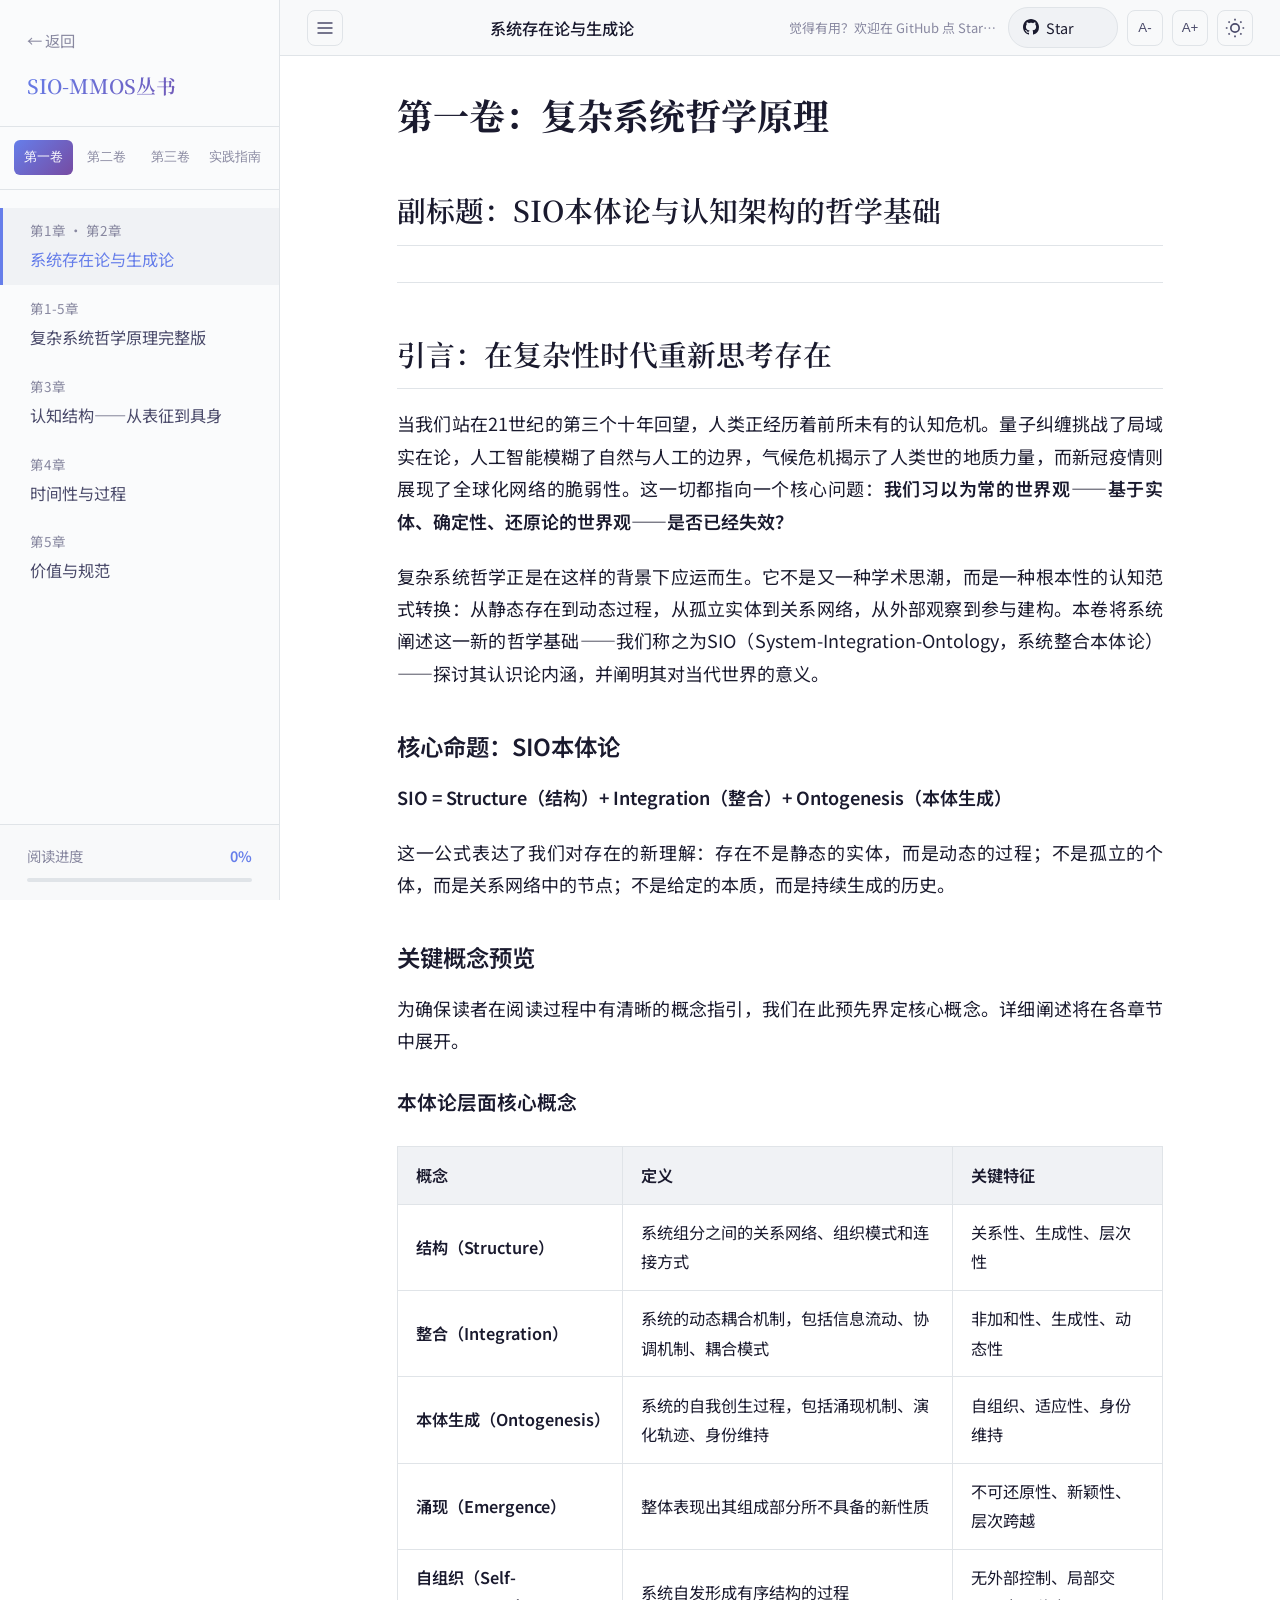
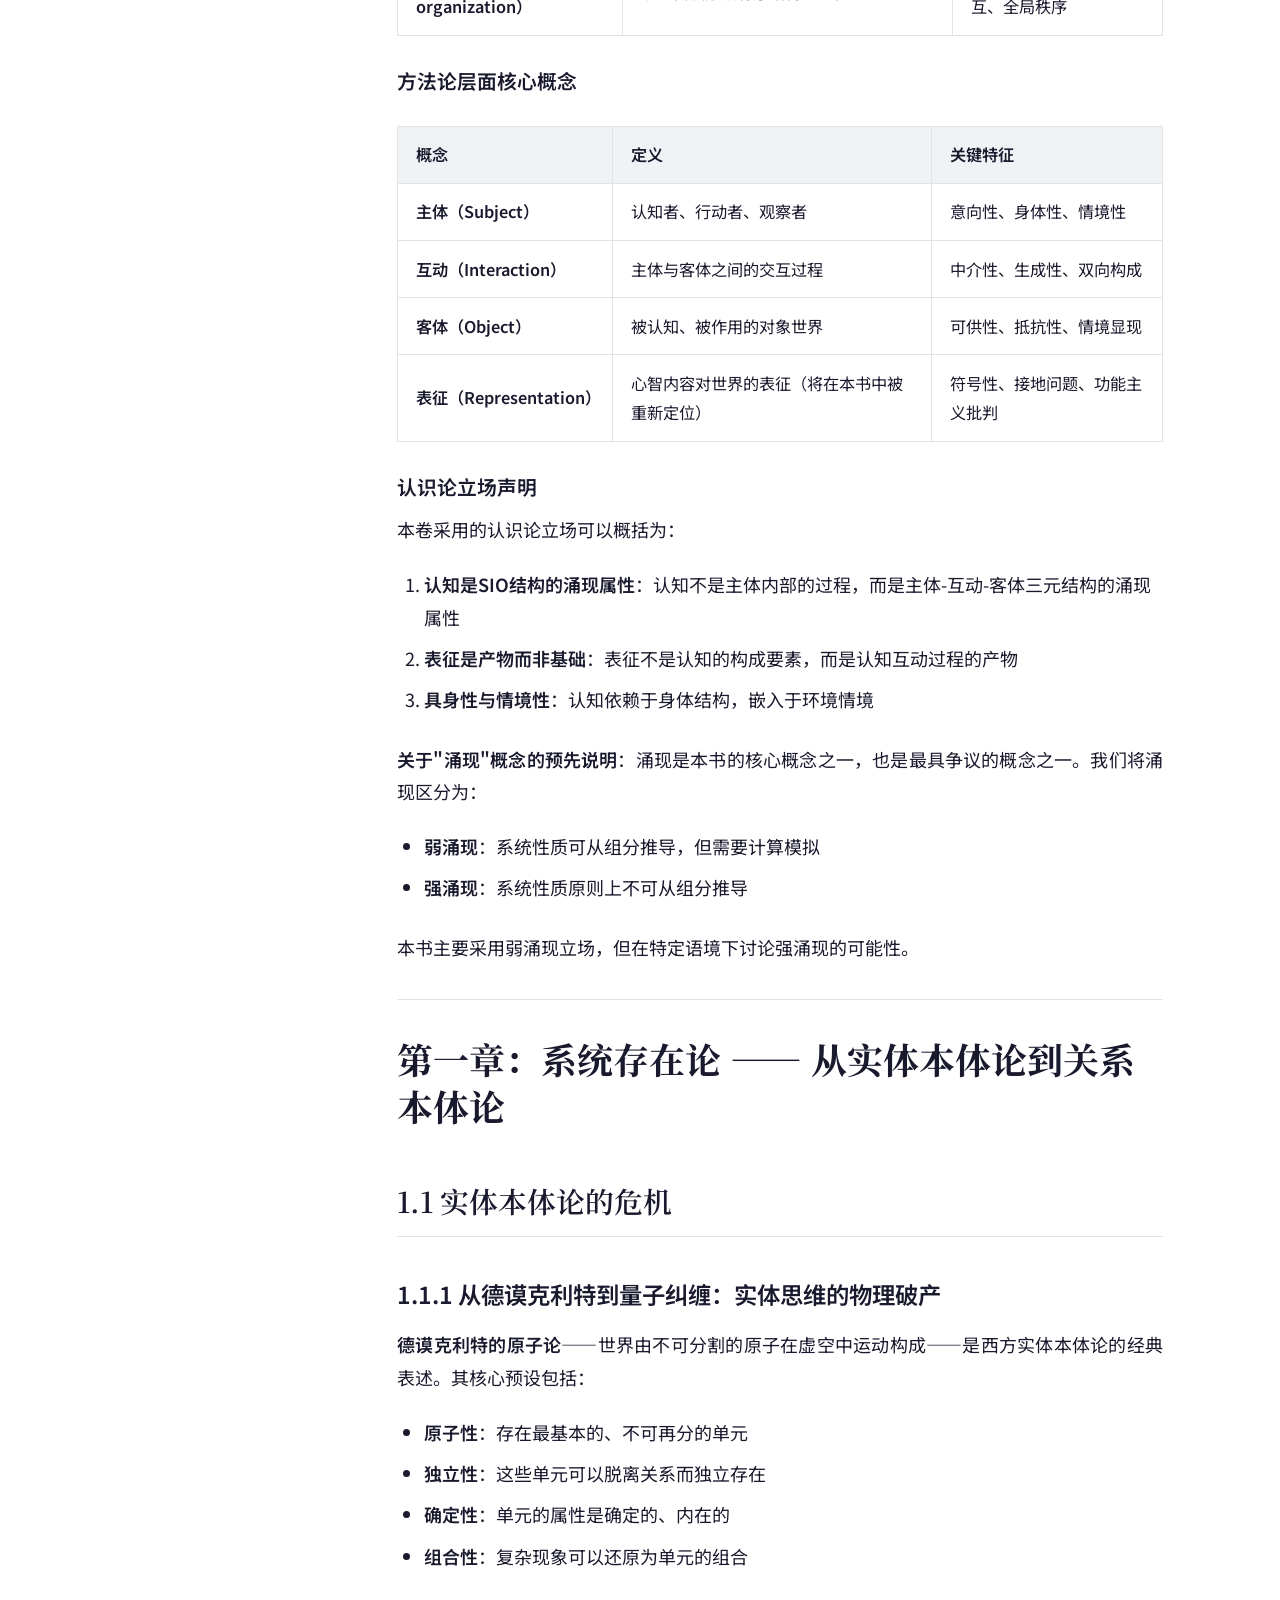
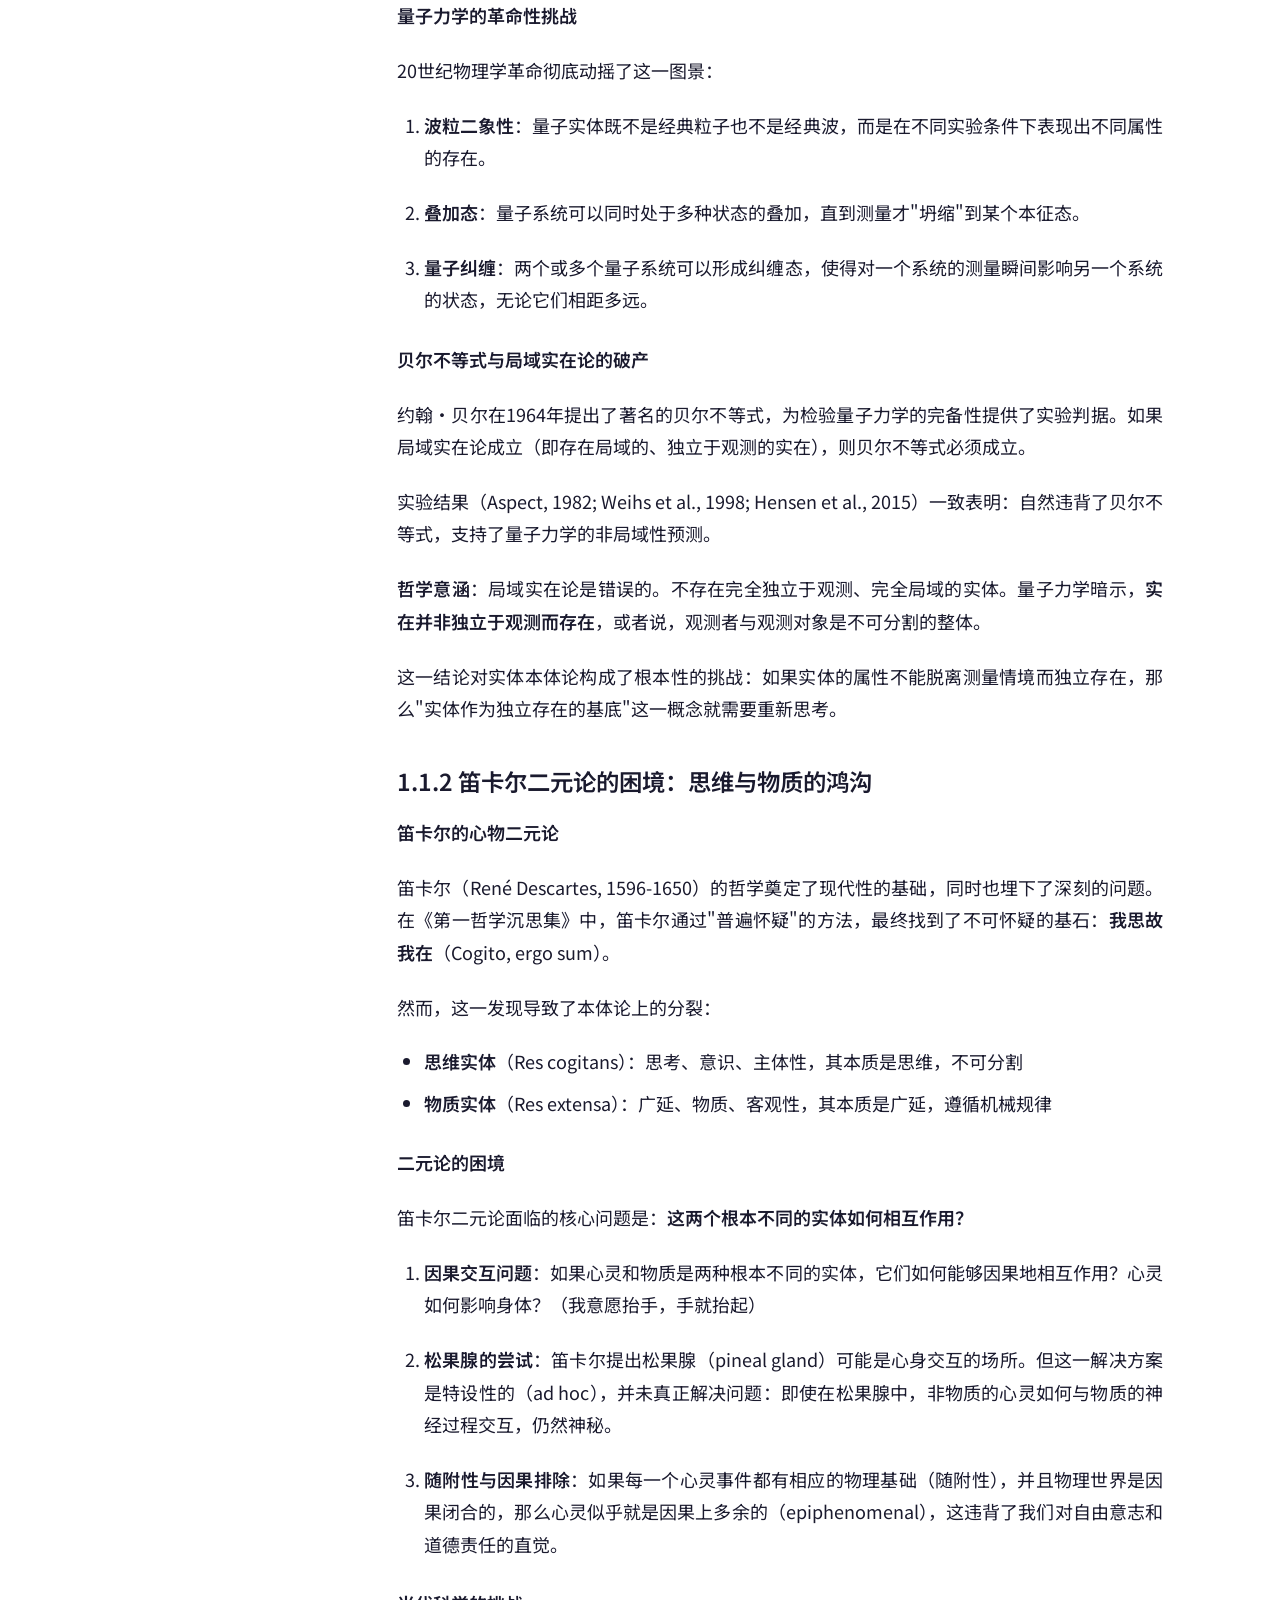
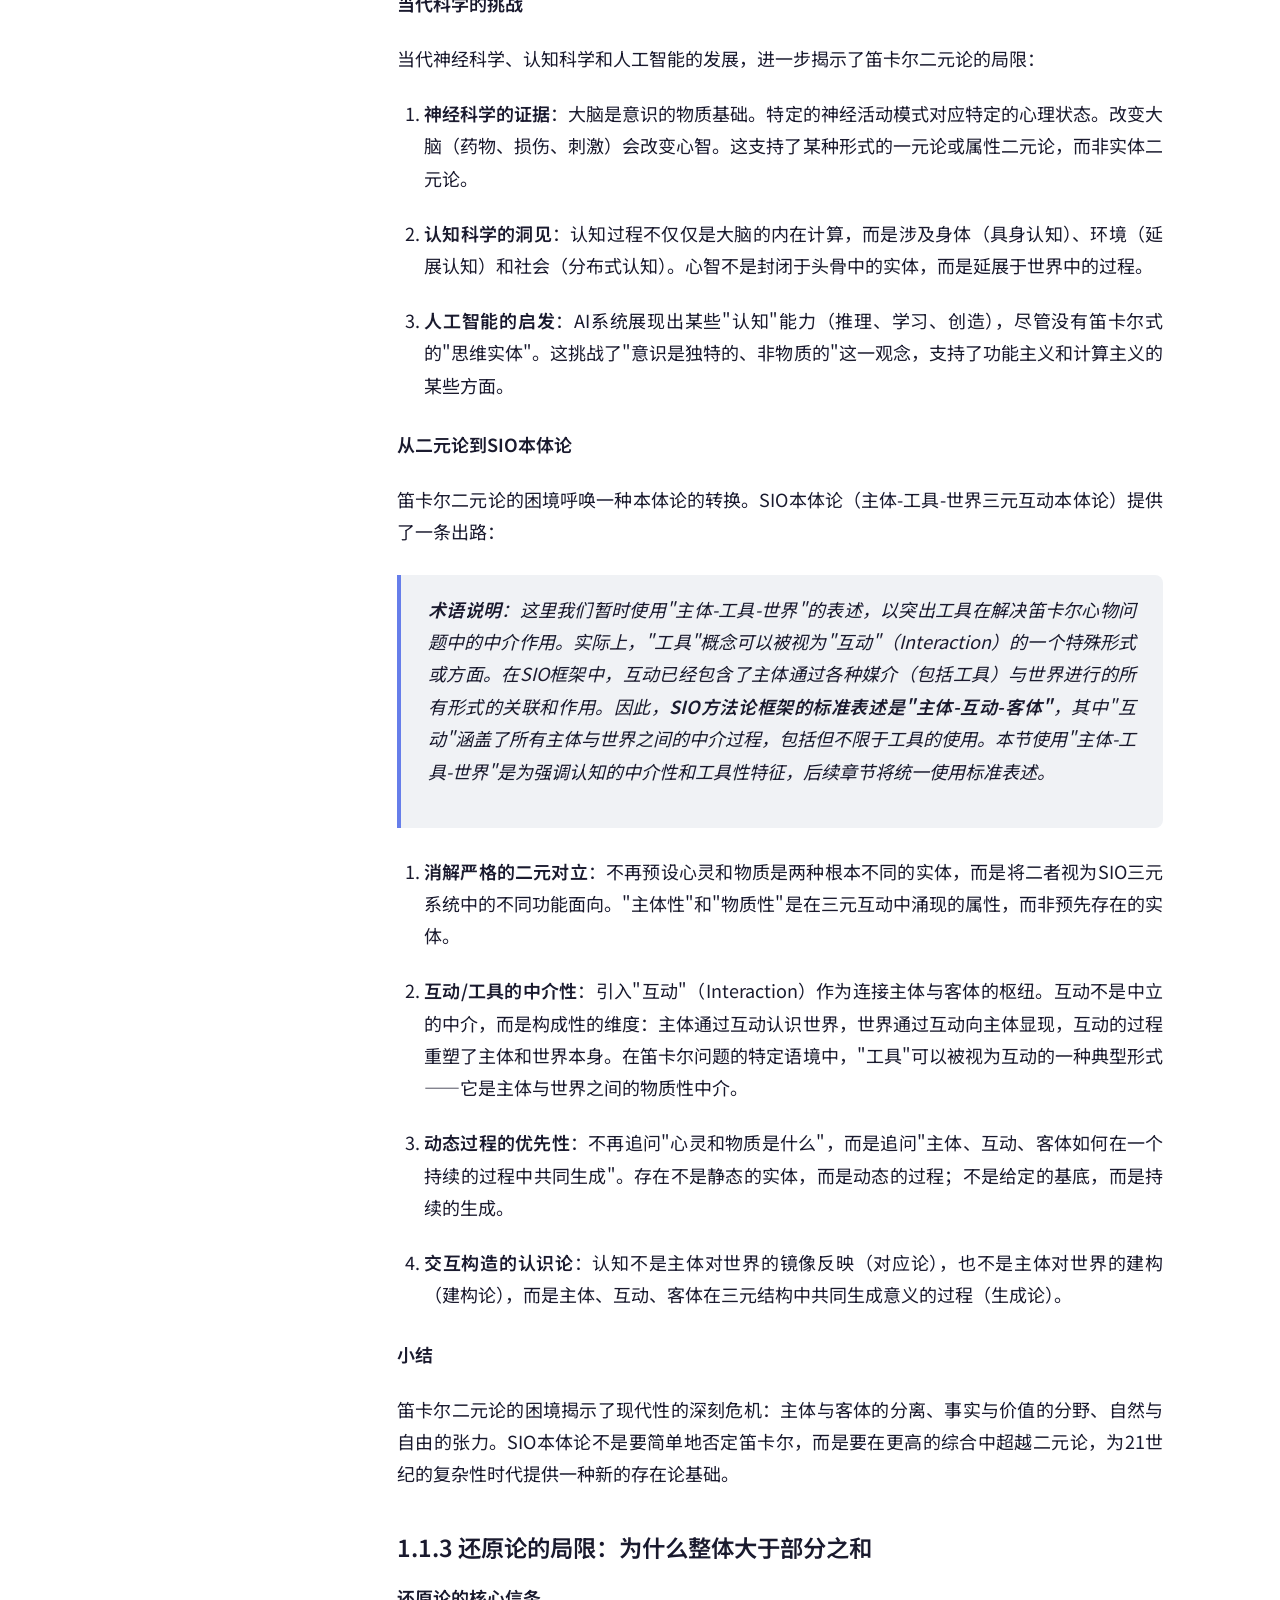
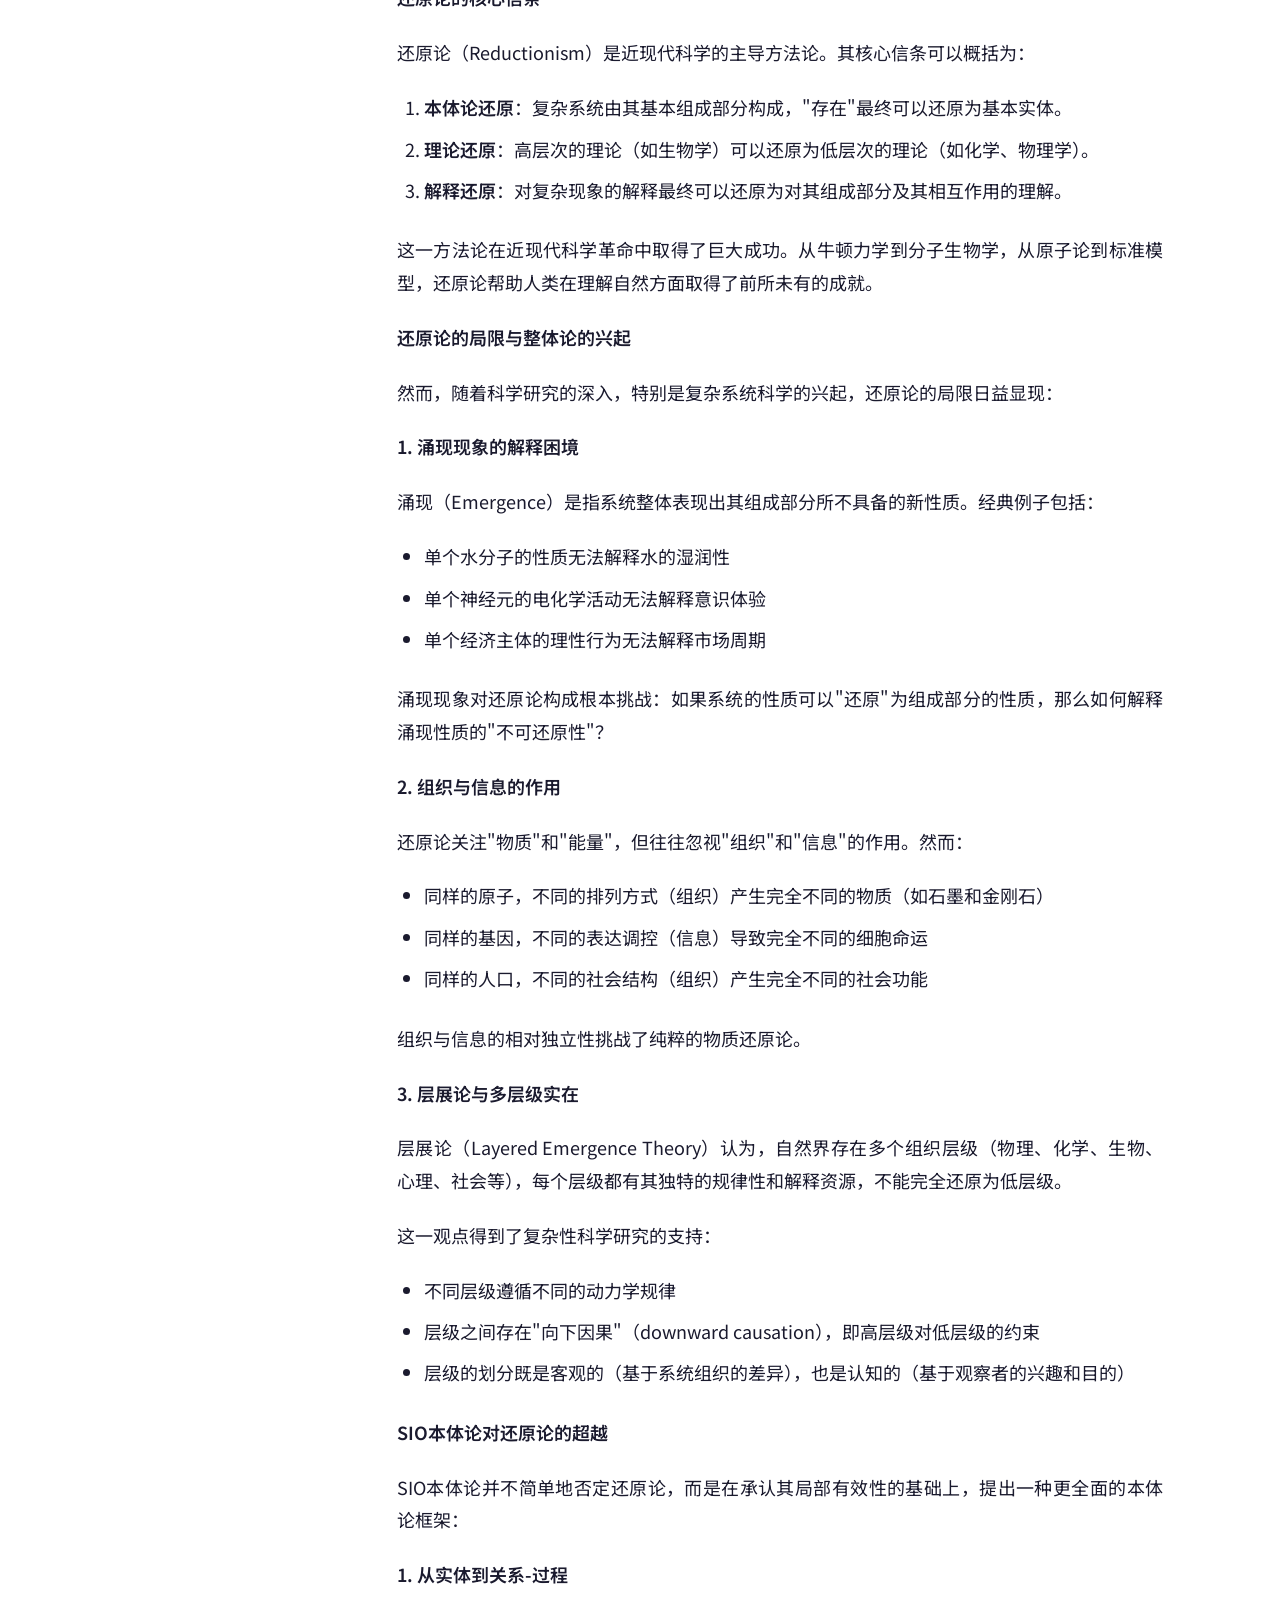
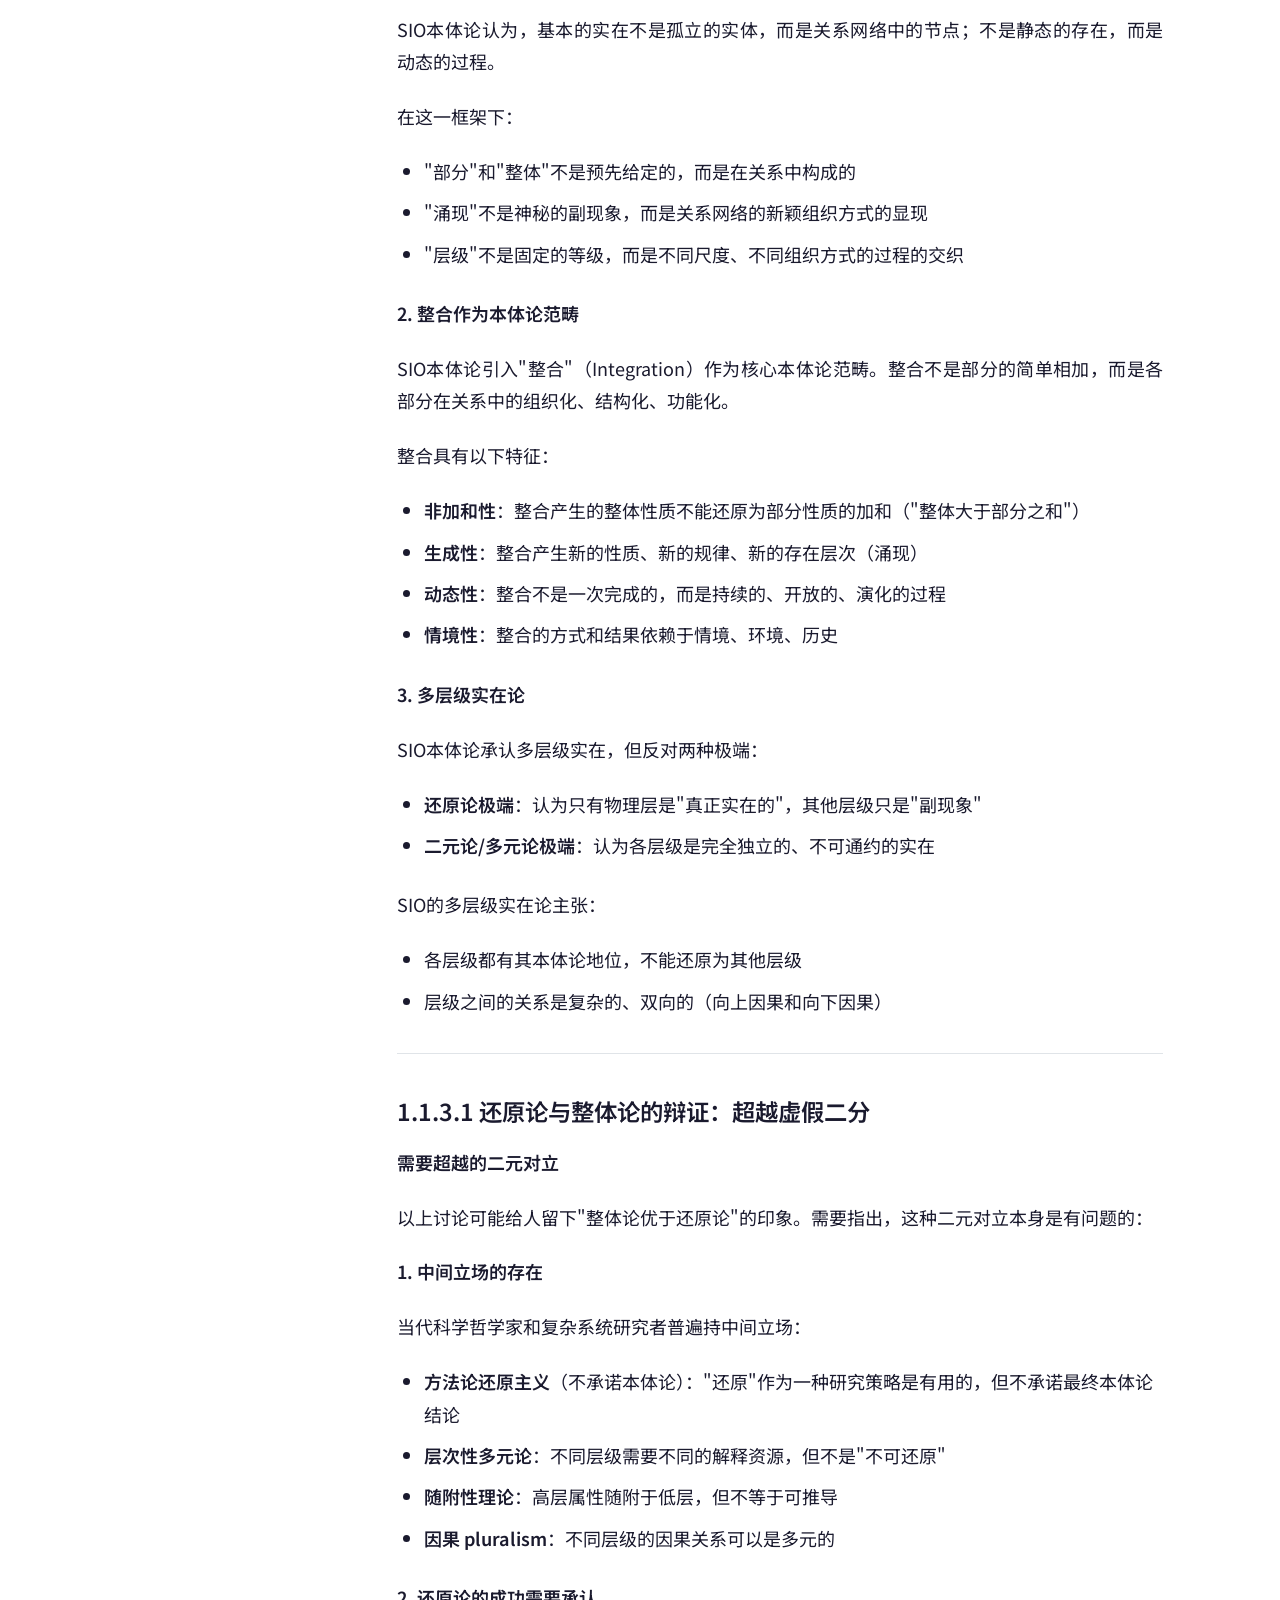
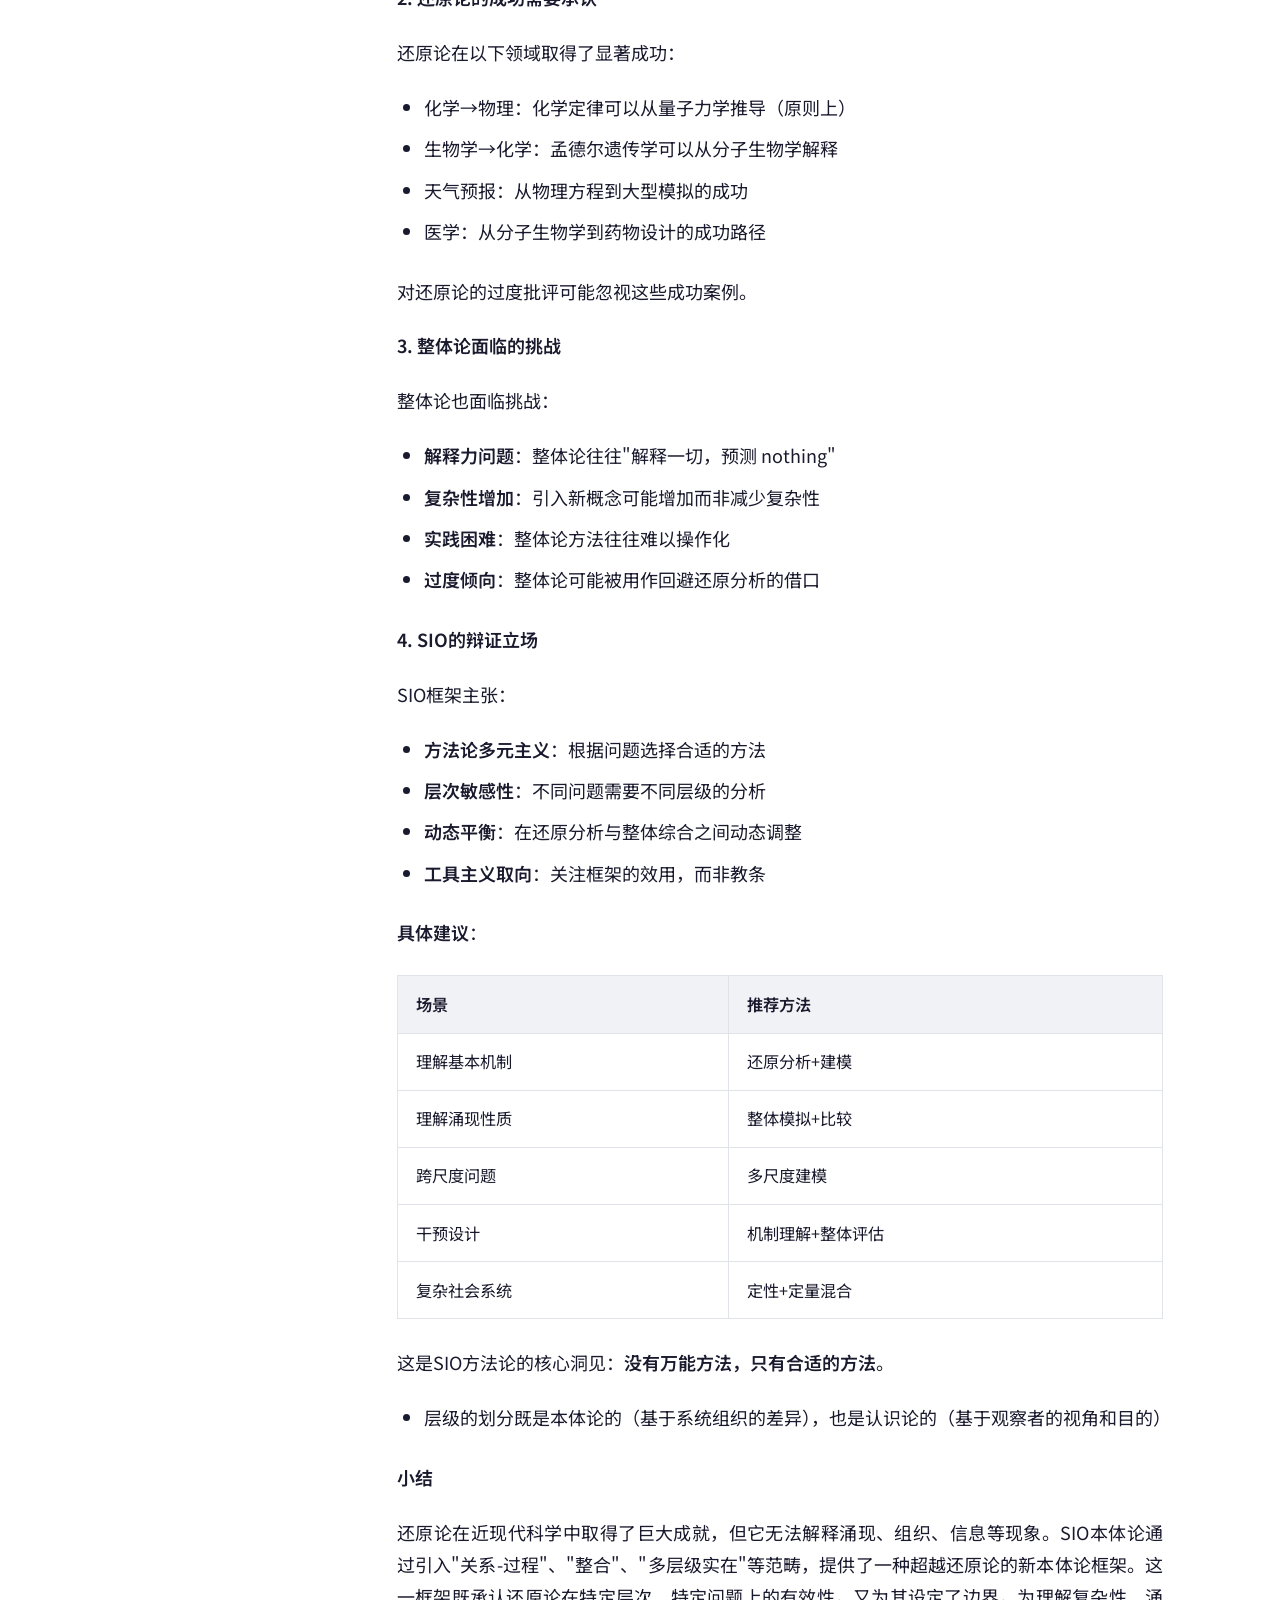
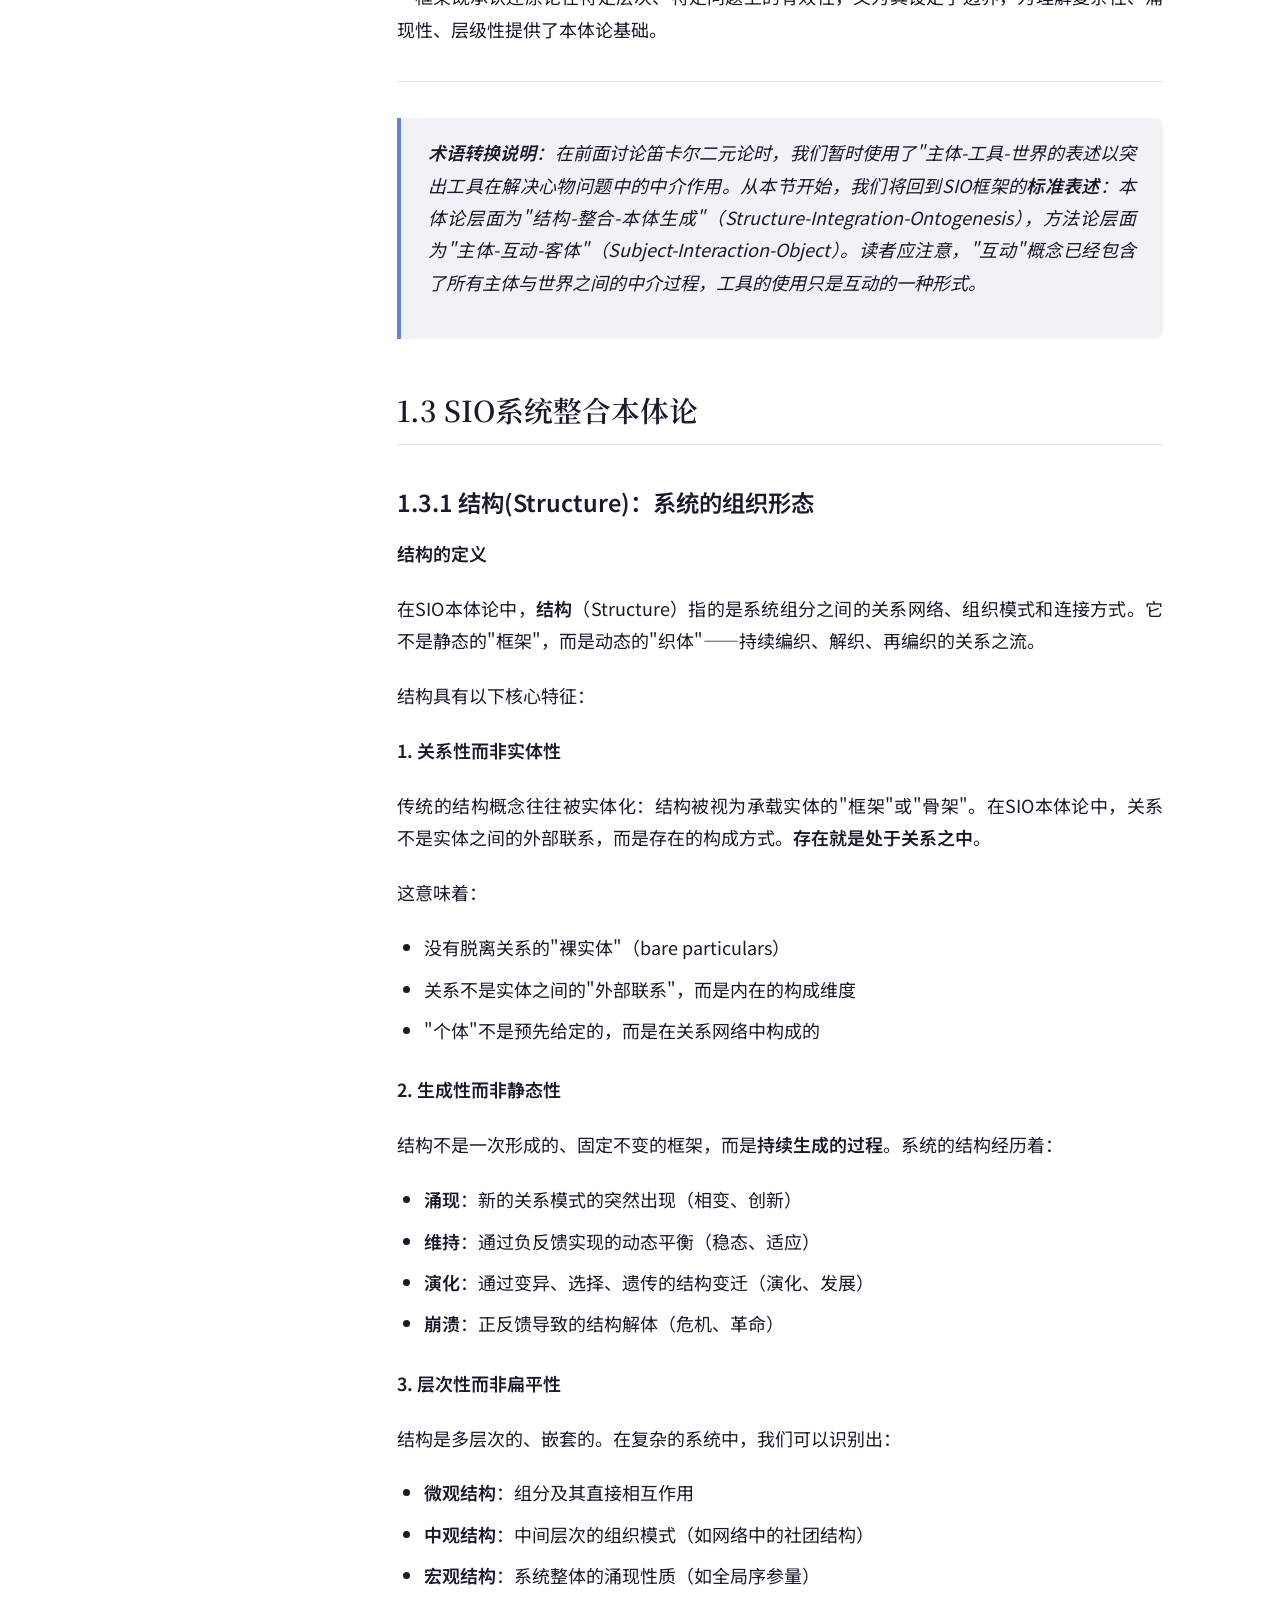
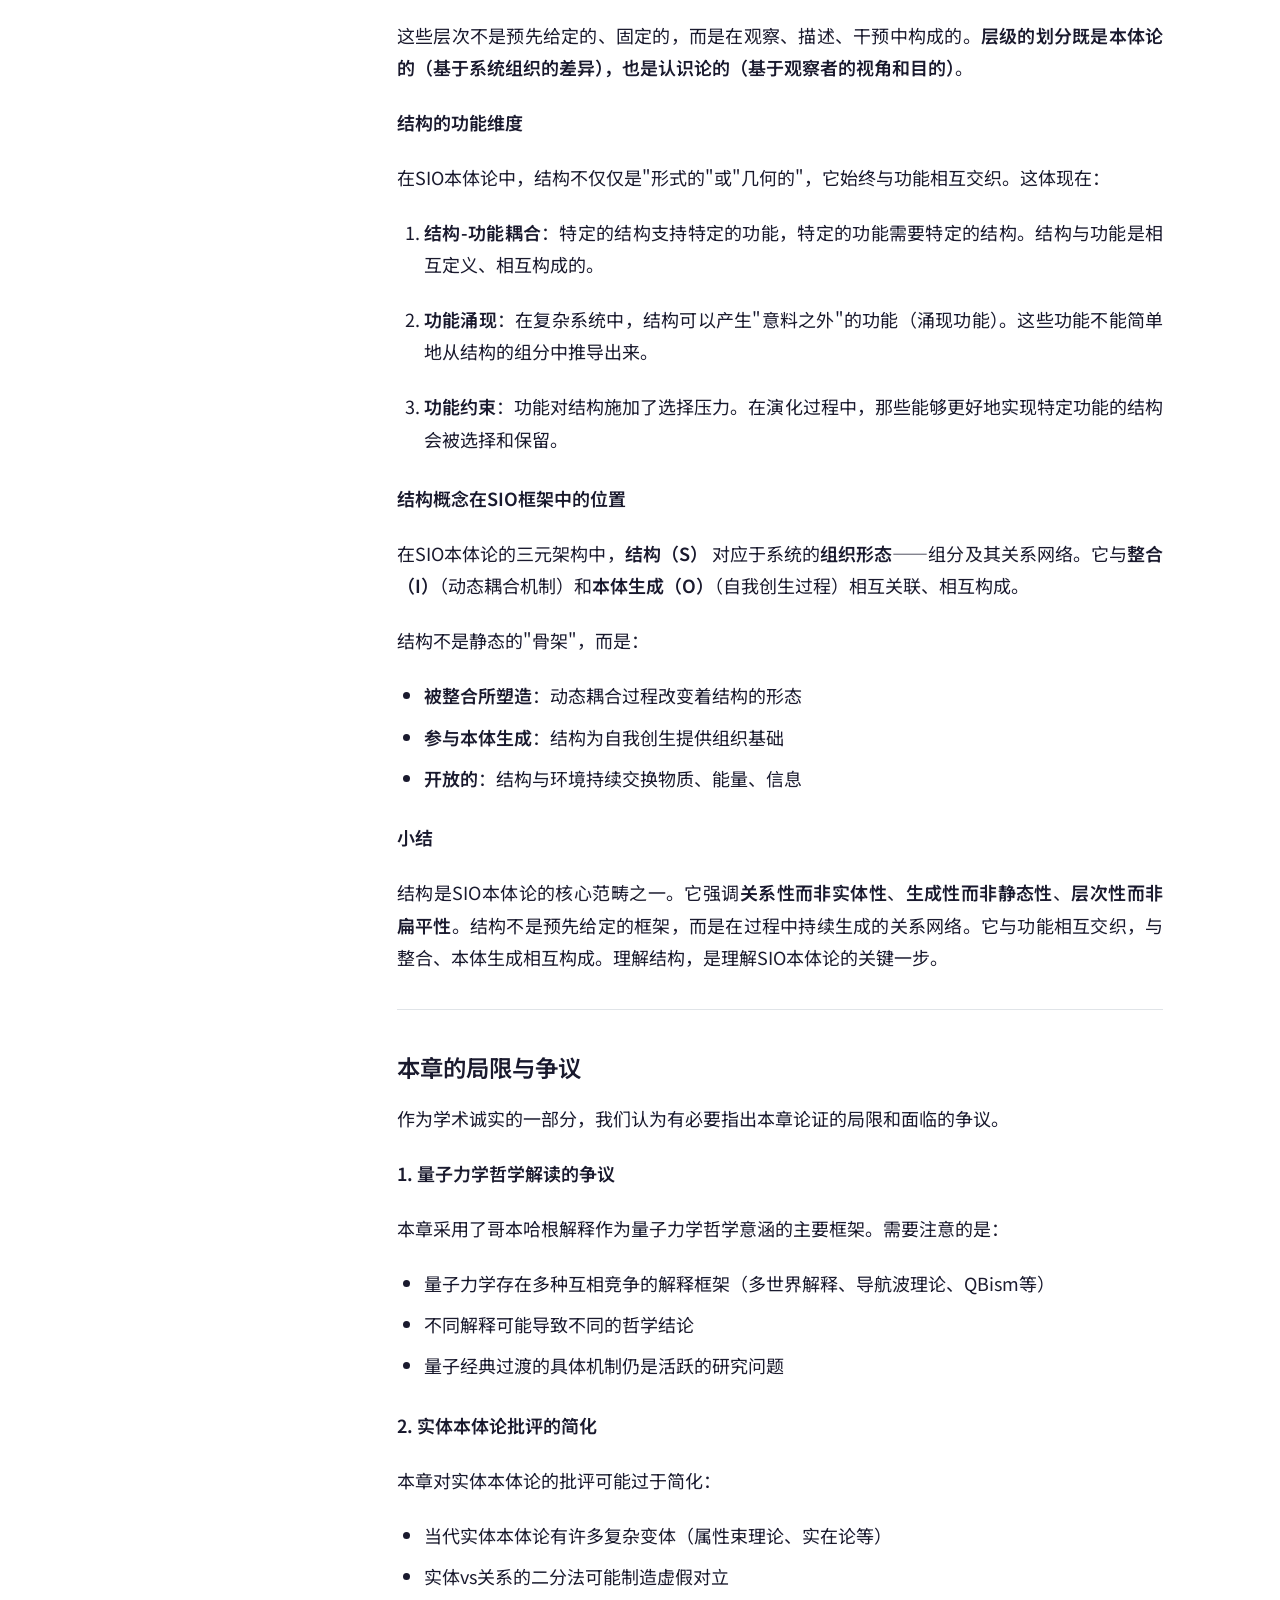
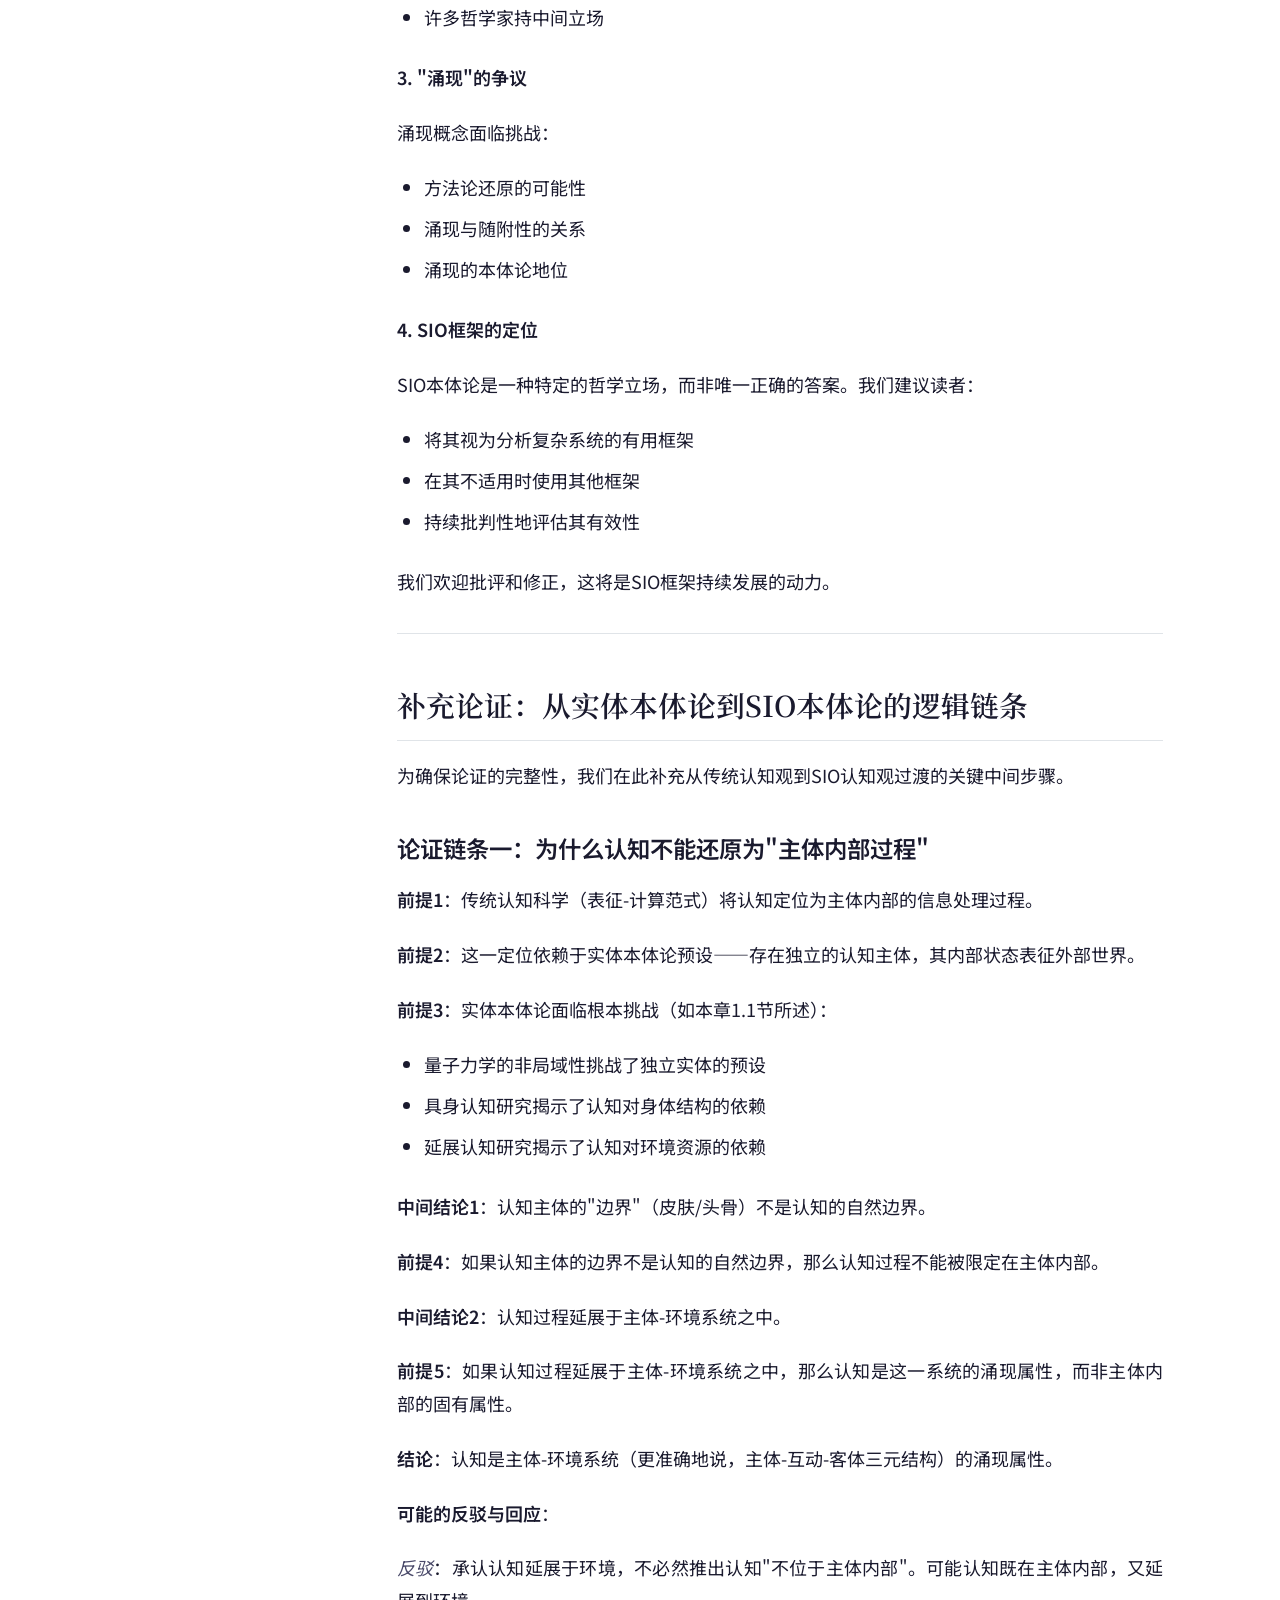
<file: book-show/reader.html>
<!DOCTYPE html>
<html lang="zh-CN">
<head>
<meta charset="UTF-8">
<meta name="viewport" content="width=device-width,initial-scale=1">
<title>阅读器 | SIO-MMOS丛书</title>
<link href="https://fonts.googleapis.com/css2?family=Noto+Sans+SC:wght@300;400;500;700&family=Noto+Serif+SC:wght@400;600;700&display=swap" rel="stylesheet">
<link rel="stylesheet" href="reader.css">
</head>
<body>
<!-- 侧边目录 -->
<aside class="sidebar" id="sidebar">
  <div class="sidebar-header">
    <a href="book-show.html" class="back-link">← 返回</a>
    <h2 class="sidebar-title">SIO-MMOS丛书</h2>
  </div>
  <div class="volume-selector">
    <button class="vol-btn active" data-vol="1">第一卷</button>
    <button class="vol-btn" data-vol="2">第二卷</button>
    <button class="vol-btn" data-vol="3">第三卷</button>
    <button class="vol-btn" data-vol="4">实践指南</button>
  </div>
  <nav class="toc" id="toc">
    <!-- 动态生成目录 -->
  </nav>
  <div class="sidebar-footer">
    <div class="progress-info">
      <span class="progress-text">阅读进度</span>
      <span class="progress-percent" id="progressPercent">0%</span>
    </div>
    <div class="progress-bar">
      <div class="progress-fill" id="progressFill"></div>
    </div>
  </div>
</aside>

<!-- 主阅读区域 -->
<main class="reader-main" id="readerMain">
  <div class="reader-toolbar">
    <button class="toolbar-btn" id="tocToggle" title="目录">
      <svg width="20" height="20" viewBox="0 0 24 24" fill="none" stroke="currentColor" stroke-width="2">
        <path d="M3 12h18M3 6h18M3 18h18"/>
      </svg>
    </button>
    <div class="toolbar-center">
      <span class="current-chapter" id="currentChapter">系统存在论与生成论</span>
    </div>
    <div class="toolbar-star-wrap" aria-label="开源仓库">
      <p class="reader-star-hint">觉得有用？欢迎在 GitHub 点 Star 支持本项目。</p>
      <a href="https://github.com/huawenyao/sio-mmos-book" target="_blank" rel="noopener" class="github-star reader-github-star" title="在 GitHub 上 Star 本仓库">
        <svg viewBox="0 0 16 16" width="16" height="16" fill="currentColor" aria-hidden="true">
          <path d="M8 0C3.58 0 0 3.58 0 8c0 3.54 2.29 6.53 5.47 7.59.4.07.55-.17.55-.38 0-.19-.01-.82-.01-1.49-2.01.37-2.53-.49-2.69-.94-.09-.23-.48-.94-.82-1.13-.28-.15-.68-.52-.01-.53.63-.01 1.08.58 1.23.82.72 1.21 1.87.87 2.33.66.07-.52.28-.87.51-1.07-1.78-.2-3.64-.89-3.64-3.95 0-.87.31-1.59.82-2.15-.08-.2-.36-1.02.08-2.12 0 0 .67-.21 2.2.82.64-.18 1.32-.27 2-.27.68 0 1.36.09 2 .27 1.53-1.04 2.2-.82 2.2-.82.44 1.1.16 1.92.08 2.12.51.56.82 1.27.82 2.15 0 3.07-1.87 3.75-3.65 3.95.29.25.54.73.54 1.48 0 1.07-.01 1.93-.01 2.2 0 .21.15.46.55.38A8.013 8.013 0 0016 8c0-4.42-3.58-8-8-8z"></path>
        </svg>
        <span>Star</span>
        <span class="star-count" id="readerStarCount"></span>
      </a>
    </div>
    <div class="toolbar-right">
      <button class="toolbar-btn" id="fontDown" title="减小字体">A-</button>
      <button class="toolbar-btn" id="fontUp" title="增大字体">A+</button>
      <button class="toolbar-btn" id="themeToggle" title="切换主题">
        <svg width="20" height="20" viewBox="0 0 24 24" fill="none" stroke="currentColor" stroke-width="2">
          <circle cx="12" cy="12" r="5"/>
          <path d="M12 1v2M12 21v2M4.22 4.22l1.42 1.42M18.36 18.36l1.42 1.42M1 12h2M21 12h2M4.22 19.78l1.42-1.42M18.36 5.64l1.42-1.42"/>
        </svg>
      </button>
    </div>
  </div>
  
  <article class="reader-content" id="readerContent">
    <!-- 内容将动态加载 -->
    <div class="loading-placeholder">
      <div class="loading-spinner"></div>
      <p>正在加载内容...</p>
    </div>
  </article>
  
  <nav class="chapter-nav">
    <button class="nav-prev" id="prevChapter">
      <span class="nav-label">上一章</span>
      <span class="nav-title" id="prevTitle"></span>
    </button>
    <button class="nav-next" id="nextChapter">
      <span class="nav-label">下一章</span>
      <span class="nav-title" id="nextTitle"></span>
    </button>
  </nav>
</main>

<!-- 浮动工具栏 -->
<div class="float-tools" id="floatTools">
  <button class="float-btn" id="bookmarkBtn" title="添加书签">
    <svg width="18" height="18" viewBox="0 0 24 24" fill="none" stroke="currentColor" stroke-width="2">
      <path d="M19 21l-7-5-7 5V5a2 2 0 0 1 2-2h10a2 2 0 0 1 2 2z"/>
    </svg>
  </button>
  <button class="float-btn" id="highlightBtn" title="高亮文本">
    <svg width="18" height="18" viewBox="0 0 24 24" fill="none" stroke="currentColor" stroke-width="2">
      <path d="M12 20h9M16.5 3.5a2.121 2.121 0 0 1 3 3L7 19l-4 1 1-4L16.5 3.5z"/>
    </svg>
  </button>
  <button class="float-btn" id="shareBtn" title="分享">
    <svg width="18" height="18" viewBox="0 0 24 24" fill="none" stroke="currentColor" stroke-width="2">
      <circle cx="18" cy="5" r="3"/><circle cx="6" cy="12" r="3"/><circle cx="18" cy="19" r="3"/>
      <path d="M8.59 13.51l6.83 3.98M15.41 6.51l-6.82 3.98"/>
    </svg>
  </button>
</div>

<!-- 书签面板 -->
<div class="bookmark-panel" id="bookmarkPanel">
  <div class="panel-header">
    <h3>我的书签</h3>
    <button class="close-panel" id="closeBookmark">&times;</button>
  </div>
  <ul class="bookmark-list" id="bookmarkList">
    <!-- 动态生成书签列表 -->
  </ul>
</div>

<script src="marked.min.js"></script>
<script src="reader.js"></script>
</body>
</html>
</file>
<file: axiom-alpha/demo/board.css>
/* Axiom-Alpha Investment Decision Board
   Visual direction: cool research steel + sea teal + copper signal
   Avoid: purple gradients, cream terracotta, broadsheet, glow pills */

@import url("https://fonts.googleapis.com/css2?family=Fraunces:opsz,wght@9..144,500;9..144,650&family=Noto+Sans+SC:wght@400;500;600;700&family=IBM+Plex+Mono:wght@400;500&display=swap");

:root {
  --ink: #142028;
  --ink-soft: #3a4a56;
  --muted: #6b7c88;
  --line: rgba(20, 32, 40, 0.12);
  --line-strong: rgba(20, 32, 40, 0.22);
  --paper: #e9eef2;
  --paper-2: #f5f7f9;
  --panel: rgba(255, 255, 255, 0.72);
  --panel-solid: #f7f9fb;
  --teal: #1a5f7a;
  --teal-deep: #0f3d4f;
  --copper: #c4783a;
  --forest: #2f6f4e;
  --wine: #8b3a4a;
  --bull: #1f7a4c;
  --bear: #b33b3b;
  --warn: #b7791f;
  --shadow: 0 18px 50px rgba(20, 32, 40, 0.08);
  --radius: 14px;
  --font-display: "Fraunces", "Noto Sans SC", serif;
  --font-body: "Noto Sans SC", system-ui, sans-serif;
  --font-mono: "IBM Plex Mono", ui-monospace, monospace;
  --flow-duration: 1.1s;
}

* { box-sizing: border-box; }
html, body { height: 100%; }
body {
  margin: 0;
  color: var(--ink);
  font-family: var(--font-body);
  background:
    radial-gradient(1200px 600px at 10% -10%, rgba(26, 95, 122, 0.16), transparent 55%),
    radial-gradient(900px 500px at 90% 0%, rgba(196, 120, 58, 0.12), transparent 50%),
    linear-gradient(180deg, #dfe7ed 0%, var(--paper) 42%, #e4ebf0 100%);
  background-attachment: fixed;
  overflow-x: hidden;
}

button, input { font: inherit; }
button {
  border: 0;
  cursor: pointer;
  background: none;
  color: inherit;
}

.app {
  width: min(1440px, calc(100% - 32px));
  margin: 0 auto;
  padding: 20px 0 48px;
}

/* ===== Hero composition ===== */
.hero {
  position: relative;
  display: grid;
  grid-template-columns: 1.2fr 1fr;
  gap: 28px;
  align-items: end;
  min-height: clamp(220px, 28vh, 300px);
  padding: 8px 4px 22px;
  border-bottom: 1px solid var(--line);
  margin-bottom: 18px;
  overflow: hidden;
}

.hero::before {
  content: "";
  position: absolute;
  inset: -40% -10% auto auto;
  width: 55%;
  height: 180%;
  background:
    repeating-linear-gradient(
      -18deg,
      transparent 0 14px,
      rgba(26, 95, 122, 0.04) 14px 15px
    );
  pointer-events: none;
  animation: drift 18s linear infinite;
}

@keyframes drift {
  from { transform: translateX(0); }
  to { transform: translateX(-40px); }
}

.brand-block { position: relative; z-index: 1; }
.brand-kicker {
  display: inline-flex;
  align-items: center;
  gap: 8px;
  font-size: 12px;
  letter-spacing: 0.14em;
  text-transform: uppercase;
  color: var(--teal);
  font-weight: 600;
  margin-bottom: 10px;
}
.brand-kicker i {
  width: 18px;
  height: 2px;
  background: var(--copper);
  display: inline-block;
}
.brand-name {
  font-family: var(--font-display);
  font-size: clamp(34px, 5vw, 52px);
  line-height: 1.05;
  font-weight: 650;
  letter-spacing: -0.02em;
  margin: 0 0 10px;
}
.brand-name span { color: var(--teal); }
.brand-lead {
  margin: 0;
  max-width: 34em;
  color: var(--ink-soft);
  font-size: 15px;
  line-height: 1.65;
}

.hero-controls {
  position: relative;
  z-index: 1;
  display: grid;
  gap: 12px;
}
.intent-box {
  display: grid;
  grid-template-columns: 1fr auto;
  gap: 8px;
  padding: 8px;
  background: var(--panel);
  backdrop-filter: blur(10px);
  border: 1px solid var(--line-strong);
  border-radius: 999px;
  box-shadow: var(--shadow);
}
.intent-box input {
  border: 0;
  outline: none;
  background: transparent;
  padding: 10px 16px;
  min-width: 0;
}
.intent-box button {
  padding: 10px 18px;
  border-radius: 999px;
  background: var(--teal-deep);
  color: #f3f7f9;
  font-weight: 600;
  transition: transform 0.2s ease, background 0.2s ease;
}
.intent-box button:hover { background: var(--teal); transform: translateY(-1px); }

.meta-row {
  display: flex;
  flex-wrap: wrap;
  gap: 10px 16px;
  font-size: 12px;
  color: var(--muted);
  padding-left: 12px;
  font-family: var(--font-mono);
}

/* ===== PARR + Axiom rails ===== */
.rails {
  display: grid;
  grid-template-columns: 1.1fr 1fr;
  gap: 14px;
  margin-bottom: 16px;
}

.rail {
  background: var(--panel);
  border: 1px solid var(--line);
  border-radius: var(--radius);
  padding: 14px 14px 12px;
  backdrop-filter: blur(8px);
}
.rail h2 {
  margin: 0 0 10px;
  font-size: 12px;
  letter-spacing: 0.12em;
  text-transform: uppercase;
  color: var(--muted);
  font-weight: 600;
}

.parr-track {
  display: grid;
  grid-template-columns: repeat(5, 1fr);
  gap: 6px;
  position: relative;
}
.parr-track::before {
  content: "";
  position: absolute;
  left: 8%;
  right: 8%;
  top: 18px;
  height: 2px;
  background: linear-gradient(90deg, var(--teal), var(--copper));
  opacity: 0.35;
  z-index: 0;
}
.parr-step {
  position: relative;
  z-index: 1;
  text-align: center;
  padding: 8px 4px;
  border-radius: 10px;
  transition: background 0.25s ease, transform 0.25s ease;
}
.parr-step:hover { background: rgba(26, 95, 122, 0.06); }
.parr-step.active {
  background: rgba(26, 95, 122, 0.1);
  transform: translateY(-2px);
}
.parr-dot {
  width: 12px;
  height: 12px;
  margin: 0 auto 8px;
  border-radius: 50%;
  background: #fff;
  border: 2px solid var(--teal);
  box-shadow: 0 0 0 0 rgba(26, 95, 122, 0.35);
}
.parr-step.active .parr-dot {
  background: var(--teal);
  animation: pulse 1.6s ease-out infinite;
}
@keyframes pulse {
  0% { box-shadow: 0 0 0 0 rgba(26, 95, 122, 0.35); }
  70% { box-shadow: 0 0 0 10px rgba(26, 95, 122, 0); }
  100% { box-shadow: 0 0 0 0 rgba(26, 95, 122, 0); }
}
.parr-step strong {
  display: block;
  font-size: 13px;
  font-weight: 600;
}
.parr-step small {
  display: block;
  margin-top: 2px;
  color: var(--muted);
  font-size: 11px;
}

.lens-row {
  display: grid;
  grid-template-columns: repeat(4, 1fr);
  gap: 8px;
}
.lens {
  text-align: left;
  padding: 10px 10px 12px;
  border-radius: 12px;
  border: 1px solid var(--line);
  background: var(--paper-2);
  transition: border-color 0.2s ease, transform 0.2s ease, background 0.2s ease;
  min-height: 84px;
}
.lens:hover { transform: translateY(-2px); }
.lens.active {
  border-color: var(--lens-color, var(--teal));
  background: color-mix(in srgb, var(--lens-color, var(--teal)) 10%, white);
}
.lens .code {
  font-family: var(--font-mono);
  font-size: 11px;
  color: var(--lens-color, var(--teal));
  font-weight: 500;
}
.lens .label {
  display: block;
  margin: 4px 0 6px;
  font-weight: 700;
  font-size: 14px;
}
.lens .hint {
  font-size: 11px;
  line-height: 1.45;
  color: var(--ink-soft);
}

/* ===== Business dimensions ===== */
.biz-bar {
  display: flex;
  flex-wrap: wrap;
  gap: 8px;
  align-items: center;
  margin-bottom: 14px;
}
.biz-bar .label {
  font-size: 12px;
  letter-spacing: 0.1em;
  text-transform: uppercase;
  color: var(--muted);
  margin-right: 4px;
}
.biz-tab {
  padding: 10px 16px;
  border-radius: 999px;
  border: 1px solid var(--line-strong);
  background: rgba(255,255,255,0.55);
  font-weight: 600;
  font-size: 14px;
  transition: all 0.2s ease;
}
.biz-tab:hover { border-color: var(--teal); }
.biz-tab.active {
  background: var(--ink);
  color: #f4f7f8;
  border-color: var(--ink);
}
.crumb {
  margin-left: auto;
  font-size: 12px;
  color: var(--muted);
  font-family: var(--font-mono);
}
.crumb button {
  color: var(--teal);
  font-weight: 600;
  text-decoration: underline;
  text-underline-offset: 3px;
}

/* ===== Main grid ===== */
.main {
  display: grid;
  grid-template-columns: 220px 1fr 300px;
  gap: 14px;
  align-items: start;
}

.panel {
  background: var(--panel-solid);
  border: 1px solid var(--line);
  border-radius: var(--radius);
  box-shadow: var(--shadow);
  overflow: hidden;
}

.panel-hd {
  display: flex;
  justify-content: space-between;
  align-items: baseline;
  gap: 8px;
  padding: 14px 16px 10px;
  border-bottom: 1px solid var(--line);
}
.panel-hd h3 {
  margin: 0;
  font-size: 14px;
  font-weight: 700;
}
.panel-hd span {
  font-size: 11px;
  color: var(--muted);
  font-family: var(--font-mono);
}

/* Data flow rail */
.flow-rail { padding: 12px; }
.flow-formula {
  font-size: 11px;
  line-height: 1.5;
  color: var(--ink-soft);
  padding: 10px;
  border-radius: 10px;
  background: rgba(26, 95, 122, 0.06);
  margin-bottom: 12px;
  font-family: var(--font-mono);
}
.flow-steps { display: grid; gap: 8px; }
.flow-step {
  display: grid;
  grid-template-columns: 28px 1fr;
  gap: 8px;
  padding: 10px;
  border-radius: 12px;
  border: 1px solid transparent;
  text-align: left;
  transition: all 0.2s ease;
}
.flow-step:hover,
.flow-step.active {
  border-color: var(--line-strong);
  background: #fff;
}
.flow-step.active {
  border-color: var(--teal);
  box-shadow: inset 3px 0 0 var(--teal);
}
.flow-num {
  width: 28px;
  height: 28px;
  border-radius: 8px;
  display: grid;
  place-items: center;
  background: rgba(26, 95, 122, 0.1);
  color: var(--teal-deep);
  font-family: var(--font-mono);
  font-size: 12px;
  font-weight: 500;
}
.flow-step.active .flow-num {
  background: var(--teal);
  color: #fff;
  animation: stepIn 0.35s ease;
}
@keyframes stepIn {
  from { transform: scale(0.85); opacity: 0.5; }
  to { transform: scale(1); opacity: 1; }
}
.flow-step strong {
  display: block;
  font-size: 13px;
  margin-bottom: 2px;
}
.flow-step small {
  color: var(--muted);
  font-size: 11px;
  line-height: 1.4;
}
.flow-connector {
  height: 14px;
  margin-left: 23px;
  border-left: 2px dashed rgba(26, 95, 122, 0.25);
}

/* Center workspace */
.workspace { min-width: 0; }
.entity-head {
  padding: 18px 18px 14px;
  border-bottom: 1px solid var(--line);
  background:
    linear-gradient(120deg, rgba(26, 95, 122, 0.08), transparent 55%),
    #fff;
}
.entity-head .eyebrow {
  font-size: 11px;
  letter-spacing: 0.12em;
  text-transform: uppercase;
  color: var(--teal);
  font-weight: 600;
  margin-bottom: 6px;
}
.entity-head h2 {
  margin: 0 0 6px;
  font-family: var(--font-display);
  font-size: clamp(24px, 3vw, 32px);
  font-weight: 650;
}
.entity-head .sub {
  margin: 0 0 12px;
  color: var(--ink-soft);
  font-size: 14px;
}
.entity-meta {
  display: flex;
  flex-wrap: wrap;
  gap: 8px;
}
.chip {
  display: inline-flex;
  align-items: center;
  gap: 6px;
  padding: 5px 10px;
  border-radius: 8px;
  font-size: 12px;
  font-weight: 600;
  border: 1px solid var(--line);
  background: var(--paper-2);
}
.chip.bull { color: var(--bull); border-color: rgba(31, 122, 76, 0.25); background: rgba(31,122,76,0.08); }
.chip.bear { color: var(--bear); border-color: rgba(179,59,59,0.25); background: rgba(179,59,59,0.08); }
.chip.neutral { color: var(--ink-soft); }
.chip.mono { font-family: var(--font-mono); font-weight: 500; }

.entity-summary {
  margin: 12px 18px 0;
  padding: 12px 14px;
  border-left: 3px solid var(--copper);
  background: rgba(196, 120, 58, 0.06);
  font-size: 13px;
  line-height: 1.6;
  color: var(--ink-soft);
}

.info-tabs {
  display: flex;
  gap: 4px;
  padding: 14px 14px 0;
  overflow-x: auto;
}
.info-tab {
  padding: 9px 12px;
  border-radius: 10px 10px 0 0;
  font-size: 13px;
  font-weight: 600;
  color: var(--muted);
  border: 1px solid transparent;
  border-bottom: 0;
  white-space: nowrap;
}
.info-tab.active {
  color: var(--ink);
  background: #fff;
  border-color: var(--line);
}
.info-body {
  margin: 0 14px 14px;
  padding: 14px;
  background: #fff;
  border: 1px solid var(--line);
  border-radius: 0 var(--radius) var(--radius) var(--radius);
  min-height: 320px;
  animation: fadeUp 0.35s ease;
}
@keyframes fadeUp {
  from { opacity: 0; transform: translateY(6px); }
  to { opacity: 1; transform: translateY(0); }
}

/* Events */
.event-list { display: grid; gap: 10px; }
.event {
  display: grid;
  grid-template-columns: 64px 1fr auto;
  gap: 12px;
  padding: 12px;
  border-radius: 12px;
  border: 1px solid var(--line);
  background: var(--paper-2);
  transition: transform 0.2s ease, border-color 0.2s ease;
}
.event:hover {
  transform: translateX(3px);
  border-color: rgba(26, 95, 122, 0.35);
}
.event time {
  font-family: var(--font-mono);
  font-size: 11px;
  color: var(--muted);
}
.event h4 {
  margin: 0 0 4px;
  font-size: 14px;
  font-weight: 650;
}
.event p {
  margin: 0;
  font-size: 12px;
  color: var(--ink-soft);
  line-height: 1.5;
}
.event .tags { display: grid; gap: 4px; justify-items: end; }
.mini-tag {
  font-size: 10px;
  padding: 3px 7px;
  border-radius: 6px;
  background: rgba(26, 95, 122, 0.08);
  color: var(--teal-deep);
  font-family: var(--font-mono);
  white-space: nowrap;
}

/* Quotes */
.quote-grid {
  display: grid;
  grid-template-columns: repeat(2, 1fr);
  gap: 10px;
  margin-bottom: 14px;
}
.quote-card {
  padding: 12px;
  border-radius: 12px;
  border: 1px solid var(--line);
  background: linear-gradient(180deg, #fff, var(--paper-2));
}
.quote-card .name { font-size: 12px; color: var(--muted); }
.quote-card .val {
  margin-top: 4px;
  font-family: var(--font-display);
  font-size: 22px;
  font-weight: 650;
}
.quote-card .chg {
  margin-top: 4px;
  font-family: var(--font-mono);
  font-size: 12px;
  font-weight: 500;
}
.chg.up { color: var(--bull); }
.chg.down { color: var(--bear); }
.breadth {
  display: flex;
  flex-wrap: wrap;
  gap: 10px 16px;
  padding: 10px 12px;
  border-radius: 10px;
  background: rgba(20, 32, 40, 0.03);
  font-size: 12px;
  margin-bottom: 12px;
}
.spark-wrap {
  padding: 8px 0 0;
}
.spark-wrap canvas {
  width: 100%;
  height: 84px;
  display: block;
}

/* Metrics */
.metric-grid {
  display: grid;
  grid-template-columns: repeat(2, 1fr);
  gap: 10px;
}
.metric {
  padding: 12px;
  border-radius: 12px;
  border: 1px solid var(--line);
  background: #fff;
  transition: opacity 0.25s ease, filter 0.25s ease, border-color 0.25s ease;
}
.metric.dim { opacity: 0.35; filter: grayscale(0.4); }
.metric.hot { border-color: var(--lens-color, var(--teal)); box-shadow: inset 0 0 0 1px var(--lens-color, var(--teal)); }
.metric .m-name { font-size: 12px; color: var(--muted); }
.metric .m-val {
  margin: 6px 0 4px;
  font-family: var(--font-display);
  font-size: 20px;
  font-weight: 650;
}
.metric .m-hint { font-size: 11px; color: var(--ink-soft); line-height: 1.4; }
.metric .m-lens {
  margin-top: 8px;
  font-family: var(--font-mono);
  font-size: 10px;
  color: var(--lens-color, var(--teal));
}

/* Insights */
.insight-list { display: grid; gap: 10px; }
.insight {
  display: grid;
  grid-template-columns: auto 1fr;
  gap: 12px;
  padding: 12px;
  border-radius: 12px;
  border: 1px solid var(--line);
  background: #fff;
}
.insight .badge {
  align-self: start;
  padding: 5px 8px;
  border-radius: 8px;
  font-size: 11px;
  font-weight: 700;
  white-space: nowrap;
}
.insight.bull .badge { background: rgba(31,122,76,0.12); color: var(--bull); }
.insight.warn .badge { background: rgba(183,121,31,0.14); color: var(--warn); }
.insight.neutral .badge,
.insight.info .badge { background: rgba(26,95,122,0.1); color: var(--teal-deep); }
.insight h4 { margin: 0 0 4px; font-size: 14px; }
.insight p { margin: 0; font-size: 12px; color: var(--ink-soft); line-height: 1.55; }
.insight .th {
  margin-top: 6px;
  font-family: var(--font-mono);
  font-size: 11px;
  color: var(--muted);
}

/* Children drill */
.children {
  margin-top: 14px;
  padding-top: 12px;
  border-top: 1px dashed var(--line);
}
.children h4 {
  margin: 0 0 8px;
  font-size: 12px;
  color: var(--muted);
  letter-spacing: 0.08em;
  text-transform: uppercase;
}
.child-row { display: flex; flex-wrap: wrap; gap: 8px; }
.child-btn {
  padding: 8px 12px;
  border-radius: 999px;
  border: 1px solid var(--line-strong);
  background: rgba(26, 95, 122, 0.05);
  font-size: 13px;
  font-weight: 600;
  transition: all 0.2s ease;
}
.child-btn:hover {
  background: var(--teal);
  color: #fff;
  border-color: var(--teal);
}

/* Right: decision */
.decision-panel .body { padding: 14px 16px 18px; }
.decision-stance {
  font-family: var(--font-display);
  font-size: 28px;
  font-weight: 650;
  margin: 0 0 4px;
}
.decision-conv {
  font-family: var(--font-mono);
  font-size: 12px;
  color: var(--muted);
  margin-bottom: 12px;
}
.decision-block {
  margin-bottom: 12px;
  padding-bottom: 12px;
  border-bottom: 1px solid var(--line);
}
.decision-block:last-child { border-bottom: 0; margin-bottom: 0; }
.decision-block h5 {
  margin: 0 0 6px;
  font-size: 11px;
  letter-spacing: 0.1em;
  text-transform: uppercase;
  color: var(--muted);
}
.decision-block p, .decision-block li {
  font-size: 13px;
  line-height: 1.55;
  color: var(--ink-soft);
  margin: 0;
}
.decision-block ul {
  margin: 0;
  padding-left: 18px;
}
.immune {
  display: inline-flex;
  align-items: center;
  gap: 6px;
  padding: 4px 8px;
  border-radius: 6px;
  background: rgba(31,122,76,0.1);
  color: var(--bull);
  font-family: var(--font-mono);
  font-size: 11px;
  font-weight: 500;
}

.legend {
  margin-top: 14px;
  padding: 12px 14px;
  border-radius: var(--radius);
  border: 1px dashed var(--line-strong);
  font-size: 12px;
  color: var(--muted);
  line-height: 1.55;
  background: rgba(255,255,255,0.4);
}
.legend strong { color: var(--ink-soft); }

/* Mobile */
@media (max-width: 1080px) {
  .main { grid-template-columns: 1fr; }
  .rails { grid-template-columns: 1fr; }
  .hero { grid-template-columns: 1fr; min-height: 0; }
  .crumb { margin-left: 0; width: 100%; }
  .lens-row, .parr-track { grid-template-columns: repeat(2, 1fr); }
  .parr-track::before { display: none; }
  .quote-grid, .metric-grid { grid-template-columns: 1fr; }
  .event { grid-template-columns: 1fr; }
  .event .tags { justify-items: start; grid-auto-flow: column; grid-template-columns: none; display: flex; flex-wrap: wrap; }
}

@media (max-width: 640px) {
  .app { width: calc(100% - 20px); }
  .intent-box { border-radius: 16px; grid-template-columns: 1fr; }
  .brand-name { font-size: 32px; }
}
</file>
<file: book-show/book-show.css>
/* ====== SIO-MMOS Book Show Styles ====== */
* {
    margin: 0;
    padding: 0;
    box-sizing: border-box;
}

:root {
    --bg-primary: #0a0a0f;
    --bg-secondary: #12121a;
    --bg-card: rgba(255, 255, 255, 0.03);
    --bg-card-hover: rgba(255, 255, 255, 0.06);

    --text-primary: #ffffff;
    --text-secondary: rgba(255, 255, 255, 0.7);
    --text-muted: rgba(255, 255, 255, 0.5);

    --border-color: rgba(255, 255, 255, 0.08);
    --border-hover: rgba(255, 255, 255, 0.15);

    --gradient-1: linear-gradient(135deg, #667eea, #764ba2);
    --gradient-2: linear-gradient(135deg, #f093fb, #f5576c);
    --gradient-3: linear-gradient(135deg, #4facfe, #00f2fe);
    --gradient-4: linear-gradient(135deg, #43e97b, #38f9d7);
    --gradient-5: linear-gradient(135deg, #fa709a, #fee140);

    --shadow-glow: 0 0 40px rgba(102, 126, 234, 0.3);
    --shadow-card: 0 10px 40px rgba(0, 0, 0, 0.3);

    --transition: all 0.3s cubic-bezier(0.4, 0, 0.2, 1);
    --transition-slow: all 0.6s cubic-bezier(0.4, 0, 0.2, 1);
}

html {
    scroll-behavior: smooth;
}

body {
    font-family: 'Noto Sans SC', -apple-system, BlinkMacSystemFont, sans-serif;
    background: var(--bg-primary);
    color: var(--text-primary);
    line-height: 1.7;
    overflow-x: hidden;
}

/* ====== Navigation ====== */
nav {
    position: fixed;
    top: 0;
    left: 0;
    right: 0;
    z-index: 1000;
    padding: 1rem 2rem;
    background: rgba(10, 10, 15, 0.95);
    backdrop-filter: blur(20px);
    border-bottom: 1px solid var(--border-color);
    display: flex;
    justify-content: space-between;
    align-items: center;
}

.logo {
    font-family: 'Noto Serif SC', serif;
    font-size: 1.4rem;
    font-weight: 700;
    background: var(--gradient-1);
    -webkit-background-clip: text;
    -webkit-text-fill-color: transparent;
    text-decoration: none;
}

.nav-links {
    display: flex;
    gap: 2rem;
    list-style: none;
}

.nav-links a {
    color: var(--text-secondary);
    text-decoration: none;
    font-size: 0.9rem;
    transition: var(--transition);
    position: relative;
}

.nav-links a::after {
    content: '';
    position: absolute;
    bottom: -4px;
    left: 0;
    width: 0;
    height: 2px;
    background: var(--gradient-1);
    transition: var(--transition);
}

.nav-links a:hover {
    color: var(--text-primary);
}

.nav-links a:hover::after {
    width: 100%;
}

/* Nav Actions - GitHub Star Button */
.nav-actions {
    display: flex;
    align-items: center;
    gap: 1rem;
}

.github-star {
    display: inline-flex;
    align-items: center;
    gap: 0.5rem;
    padding: 0.5rem 1rem;
    background: var(--bg-card);
    border: 1px solid var(--border-color);
    border-radius: 20px;
    color: var(--text-primary);
    text-decoration: none;
    font-size: 0.9rem;
    transition: var(--transition);
}

.github-star:hover {
    background: var(--bg-card-hover);
    border-color: var(--border-hover);
    transform: translateY(-2px);
}

.github-star svg {
    flex-shrink: 0;
}

.github-star .star-count {
    background: var(--gradient-1);
    -webkit-background-clip: text;
    -webkit-text-fill-color: transparent;
    font-weight: 600;
    min-width: 1.5rem;
}

/* ====== Hero Section ====== */
.hero {
    min-height: 100vh;
    display: flex;
    align-items: center;
    justify-content: center;
    position: relative;
    padding: 6rem 2rem 4rem;
    text-align: center;
    overflow: hidden;
}

.hero::before {
    content: '';
    position: absolute;
    inset: 0;
    background:
        radial-gradient(ellipse at 20% 50%, rgba(102, 126, 234, 0.2), transparent 50%),
        radial-gradient(ellipse at 80% 20%, rgba(240, 147, 251, 0.15), transparent 40%),
        radial-gradient(ellipse at 60% 80%, rgba(67, 233, 123, 0.1), transparent 40%);
}

#heroCanvas {
    position: absolute;
    top: 0;
    left: 0;
    width: 100%;
    height: 100%;
    pointer-events: none;
}

.hero-content {
    position: relative;
    z-index: 1;
    max-width: 1000px;
}

.badge {
    display: inline-block;
    padding: 0.5rem 1.25rem;
    background: var(--bg-card);
    border: 1px solid var(--border-color);
    border-radius: 50px;
    font-size: 0.85rem;
    color: #ff6b6b;
    margin-bottom: 1.5rem;
    animation: float 3s ease-in-out infinite;
}

.hero h1 {
    font-family: 'Noto Serif SC', serif;
    font-size: clamp(2rem, 5vw, 3.5rem);
    font-weight: 700;
    line-height: 1.25;
    margin-bottom: 1.25rem;
}

.hero h1 span {
    background: var(--gradient-1);
    -webkit-background-clip: text;
    -webkit-text-fill-color: transparent;
}

.subtitle {
font-size: 1.2rem;
color: rgba(255,255,255,0.8);
margin-bottom: 1rem;
letter-spacing: 2px;
}

/* Slogan Box */
.slogan-box {
    margin: 1.5rem auto 2rem;
    max-width: 700px;
    padding: 1.5rem 2rem;
    background: linear-gradient(135deg, rgba(102, 126, 234, 0.1), rgba(118, 75, 162, 0.1));
    border: 1px solid rgba(102, 126, 234, 0.3);
    border-radius: 12px;
    position: relative;
}

.slogan-box::before {
    content: '';
    position: absolute;
    top: -1px;
    left: 20%;
    right: 20%;
    height: 2px;
    background: var(--gradient-1);
    border-radius: 2px;
}

.slogan {
    font-family: 'Noto Serif SC', serif;
    font-size: 1.35rem;
    font-weight: 600;
    color: var(--text-primary);
    margin-bottom: 0.75rem;
    line-height: 1.6;
    background: linear-gradient(135deg, #667eea, #f093fb, #4facfe);
    -webkit-background-clip: text;
    -webkit-text-fill-color: transparent;
    background-size: 200% auto;
    animation: gradient-shift 3s ease infinite;
}

@keyframes gradient-shift {
    0%, 100% { background-position: 0% center; }
    50% { background-position: 100% center; }
}

.slogan-sub {
    font-size: 0.95rem;
    color: var(--text-secondary);
    font-style: italic;
}

.hero-actions {
display: flex;
gap: 1rem;
justify-content: center;
margin-bottom: 3rem;
}

.btn-primary {
display: inline-flex;
align-items: center;
padding: 1rem 2rem;
background: linear-gradient(135deg, #667eea, #764ba2);
color: white;
font-size: 1.1rem;
font-weight: 500;
border-radius: 50px;
text-decoration: none;
transition: all 0.3s ease;
box-shadow: 0 4px 20px rgba(102, 126, 234, 0.4);
}

.btn-primary:hover {
transform: translateY(-3px);
box-shadow: 0 8px 30px rgba(102, 126, 234, 0.6);
}

.btn-secondary {
display: inline-flex;
align-items: center;
padding: 1rem 2rem;
background: rgba(255,255,255,0.1);
color: white;
font-size: 1rem;
border: 2px solid rgba(255,255,255,0.3);
border-radius: 50px;
text-decoration: none;
transition: all 0.3s ease;
}

.btn-secondary:hover {
background: rgba(255,255,255,0.2);
border-color: rgba(255,255,255,0.5);
}

/* ====== Bookshelf ====== */
.bookshelf {
    display: flex;
    justify-content: center;
    gap: 1.5rem;
    flex-wrap: wrap;
    margin-top: 3rem;
    perspective: 1000px;
}

.book-item {
    position: relative;
    width: 160px;
    height: 220px;
    cursor: pointer;
    transition: var(--transition-slow);
    transform-style: preserve-3d;
}

.book-item:hover {
    transform: translateY(-20px) rotateY(-10deg);
}

.book-cover {
    position: absolute;
    inset: 0;
    border-radius: 8px;
    display: flex;
    flex-direction: column;
    align-items: center;
    justify-content: center;
    text-align: center;
    padding: 1rem;
    box-shadow:
        0 10px 30px rgba(0, 0, 0, 0.4),
        inset 0 1px 0 rgba(255, 255, 255, 0.1);
}

.vol1 .book-cover { background: linear-gradient(135deg, #667eea 0%, #764ba2 100%); }
.vol2 .book-cover { background: linear-gradient(135deg, #f093fb 0%, #f5576c 100%); }
.vol3 .book-cover { background: linear-gradient(135deg, #4facfe 0%, #00f2fe 100%); }
.vol4 .book-cover { background: linear-gradient(135deg, #43e97b 0%, #38f9d7 100%); }

.vol-num {
    font-family: 'Noto Serif SC', serif;
    font-size: 3rem;
    font-weight: 700;
    opacity: 0.5;
    margin-bottom: 0.5rem;
}

.book-cover h4 {
    font-size: 0.9rem;
    font-weight: 600;
    line-height: 1.4;
}

.book-info {
    position: absolute;
    bottom: -60px;
    left: 50%;
    transform: translateX(-50%);
    text-align: center;
    opacity: 0;
    transition: var(--transition);
    width: 140px;
}

.book-item:hover .book-info {
    opacity: 1;
    transform: translateX(-50%) translateY(-10px);
}

.book-info h5 {
    font-size: 0.75rem;
    color: var(--text-secondary);
    margin-bottom: 0.25rem;
}

.book-info p {
    font-size: 0.7rem;
    color: var(--text-muted);
    line-height: 1.4;
}

/* ====== Section Styles ====== */
.sec {
    padding: 5rem 2rem;
}

.box {
    max-width: 1200px;
    margin: 0 auto;
}

.hd {
    text-align: center;
    margin-bottom: 3rem;
}

.tag {
    display: inline-block;
    padding: 0.25rem 1rem;
    background: var(--bg-card);
    border: 1px solid var(--border-color);
    border-radius: 50px;
    font-size: 0.7rem;
    color: #667eea;
    letter-spacing: 2px;
    margin-bottom: 0.75rem;
}

.hd h2 {
    font-family: 'Noto Serif SC', serif;
    font-size: clamp(1.5rem, 3vw, 2.2rem);
    margin-bottom: 0.5rem;
}

.hd p {
    color: var(--text-secondary);
    max-width: 500px;
    margin: 0 auto;
}

.dark {
    background: var(--bg-secondary);
}

/* ====== Knowledge Graph ====== */
.kg-container {
    position: relative;
    height: 500px;
    background: var(--bg-card);
    border: 1px solid var(--border-color);
    border-radius: 16px;
    overflow: hidden;
}

#kgCanvas {
    width: 100%;
    height: 100%;
}

.kg-legend {
    position: absolute;
    bottom: 1rem;
    left: 50%;
    transform: translateX(-50%);
    display: flex;
    gap: 1.5rem;
    padding: 0.75rem 1.5rem;
    background: rgba(10, 10, 15, 0.8);
    border: 1px solid var(--border-color);
    border-radius: 50px;
    font-size: 0.8rem;
}

.kg-legend span {
    display: flex;
    align-items: center;
    gap: 0.5rem;
    color: var(--text-secondary);
}

.dot {
    width: 10px;
    height: 10px;
    border-radius: 50%;
}

/* ====== Architecture Visual ====== */
.arch-visual {
    display: flex;
    flex-direction: column;
    gap: 1rem;
    max-width: 800px;
    margin: 0 auto;
}

.arch-layer {
    display: flex;
    align-items: center;
    gap: 1.5rem;
    padding: 1.25rem 1.5rem;
    background: var(--bg-card);
    border: 1px solid var(--border-color);
    border-radius: 12px;
    transition: var(--transition);
    opacity: 0;
    transform: translateX(-50px);
}

.arch-layer.visible {
    opacity: 1;
    transform: translateX(0);
}

.arch-layer:hover {
    background: var(--bg-card-hover);
    transform: translateX(8px);
}

.arch-layer .icon {
    font-size: 2rem;
    min-width: 50px;
    text-align: center;
}

.arch-layer.dao .icon { color: #667eea; }
.arch-layer.fa .icon { color: #f093fb; }
.arch-layer.shu .icon { color: #4facfe; }
.arch-layer.shi .icon { color: #43e97b; }
.arch-layer.qi .icon { color: #fa709a; }

.arch-layer h3 {
    font-size: 1.1rem;
    margin-bottom: 0.25rem;
}

.arch-layer p {
    font-size: 0.85rem;
    color: var(--text-secondary);
}

.arch-layer .chapters {
    font-size: 0.75rem;
    color: var(--text-muted);
    margin-top: 0.5rem;
    padding-top: 0.5rem;
    border-top: 1px solid var(--border-color);
}

/* ====== Journey Section ====== */
.journey-container {
    max-width: 800px;
    margin: 0 auto;
}

.journey-path {
    position: relative;
    padding-left: 3rem;
}

.journey-path::before {
    content: '';
    position: absolute;
    left: 1.25rem;
    top: 0;
    bottom: 0;
    width: 2px;
    background: linear-gradient(to bottom,
        #667eea 0%,
        #f093fb 33%,
        #4facfe 66%,
        #43e97b 100%);
}

.journey-node {
    position: relative;
    padding: 1.5rem 0;
    display: flex;
    gap: 1.5rem;
    opacity: 0;
    transform: translateX(-30px);
    transition: var(--transition-slow);
}

.journey-node.visible {
    opacity: 1;
    transform: translateX(0);
}

.node-circle {
    position: absolute;
    left: -2.25rem;
    width: 2.5rem;
    height: 2.5rem;
    border-radius: 50%;
    display: flex;
    align-items: center;
    justify-content: center;
    font-weight: 700;
    font-size: 0.9rem;
    z-index: 1;
}

.journey-node[data-step="1"] .node-circle { background: linear-gradient(135deg, #667eea, #764ba2); }
.journey-node[data-step="2"] .node-circle { background: linear-gradient(135deg, #f093fb, #f5576c); }
.journey-node[data-step="3"] .node-circle { background: linear-gradient(135deg, #4facfe, #00f2fe); }
.journey-node[data-step="4"] .node-circle { background: linear-gradient(135deg, #43e97b, #38f9d7); }

.node-content {
    flex: 1;
    padding: 1.25rem 1.5rem;
    background: var(--bg-card);
    border: 1px solid var(--border-color);
    border-radius: 12px;
    transition: var(--transition);
}

.node-content:hover {
    background: var(--bg-card-hover);
    transform: translateX(10px);
}

.node-content h4 {
    font-size: 1.1rem;
    margin-bottom: 0.5rem;
}

.node-content p {
    font-size: 0.9rem;
    color: var(--text-secondary);
    margin-bottom: 0.5rem;
}

.node-vol {
    font-size: 0.75rem;
    color: var(--text-muted);
    padding: 0.2rem 0.5rem;
    background: var(--bg-primary);
    border-radius: 4px;
}

/* ====== Chapter Tabs ====== */
.chapter-tabs {
    display: flex;
    justify-content: center;
    gap: 0.5rem;
    margin-bottom: 2rem;
    flex-wrap: wrap;
}

.tab-btn {
    padding: 0.75rem 1.5rem;
    background: var(--bg-card);
    border: 1px solid var(--border-color);
    border-radius: 50px;
    color: var(--text-secondary);
    font-size: 0.9rem;
    cursor: pointer;
    transition: var(--transition);
}

.tab-btn:hover {
    background: var(--bg-card-hover);
    color: var(--text-primary);
}

.tab-btn.active {
    background: var(--gradient-1);
    border-color: transparent;
    color: white;
}

.chapter-content {
    position: relative;
}

.tab-panel {
    display: none;
    animation: fadeIn 0.4s ease;
}

.tab-panel.active {
    display: block;
}

@keyframes fadeIn {
    from { opacity: 0; transform: translateY(10px); }
    to { opacity: 1; transform: translateY(0); }
}

.chapter-grid {
    display: grid;
    grid-template-columns: repeat(auto-fit, minmax(220px, 1fr));
    gap: 1rem;
}

.chapter-card {
    background: var(--bg-card);
    border: 1px solid var(--border-color);
    border-radius: 12px;
    padding: 1.25rem;
    transition: var(--transition);
    cursor: pointer;
}

.chapter-card:hover {
    background: var(--bg-card-hover);
    transform: translateY(-4px);
    border-color: var(--border-hover);
}

.ch-num {
    font-size: 0.7rem;
    color: var(--text-muted);
    letter-spacing: 1px;
    display: block;
    margin-bottom: 0.5rem;
}

.chapter-card h4 {
    font-size: 1rem;
    margin-bottom: 0.5rem;
    background: var(--gradient-1);
    -webkit-background-clip: text;
    -webkit-text-fill-color: transparent;
}

.chapter-card p {
    font-size: 0.85rem;
    color: var(--text-secondary);
    line-height: 1.5;
}

/* ====== Footer ====== */
footer {
    background: var(--bg-secondary);
    padding: 3rem 2rem;
    text-align: center;
    border-top: 1px solid var(--border-color);
}

footer p {
    color: var(--text-muted);
    font-size: 0.85rem;
}

/* ====== Animations ====== */
@keyframes float {
    0%, 100% { transform: translateY(0); }
    50% { transform: translateY(-10px); }
}

@keyframes pulse {
    0%, 100% { opacity: 1; }
    50% { opacity: 0.5; }
}

@keyframes glow {
    0%, 100% { box-shadow: 0 0 0 rgba(102, 126, 234, 0); }
    50% { box-shadow: 0 0 30px rgba(102, 126, 234, 0.5); }
}

/* ====== Responsive Design ====== */
@media (max-width: 768px) {
    nav {
        padding: 0.75rem 1rem;
    }

    .nav-links {
        display: none;
    }

    .hero {
        padding: 5rem 1rem 3rem;
    }

    .bookshelf {
        gap: 1rem;
    }

    .book-item {
        width: 120px;
        height: 165px;
    }

    .vol-num {
        font-size: 2rem;
    }

    .book-cover h4 {
        font-size: 0.75rem;
    }

    .journey-path {
        padding-left: 2rem;
    }

    .node-circle {
        left: -1.75rem;
        width: 2rem;
        height: 2rem;
        font-size: 0.8rem;
    }

    .chapter-grid {
        grid-template-columns: 1fr;
    }

    .kg-container {
        height: 300px;
    }

    .sec {
        padding: 3rem 1rem;
    }
}

/* ====== Utility Classes ====== */
.hidden {
    display: none !important;
}

.fade-in {
    animation: fadeIn 0.6s ease forwards;
}

.slide-up {
    animation: slideUp 0.6s ease forwards;
}

@keyframes slideUp {
    from {
        opacity: 0;
        transform: translateY(30px);
    }
    to {
        opacity: 1;
        transform: translateY(0);
    }
}

/* ====== Scrollbar Styling ====== */
::-webkit-scrollbar {
    width: 8px;
}

::-webkit-scrollbar-track {
    background: var(--bg-primary);
}

::-webkit-scrollbar-thumb {
    background: var(--border-color);
    border-radius: 4px;
}

::-webkit-scrollbar-thumb:hover {
    background: var(--border-hover);
}

/* ====== Modal Styles ====== */
.modal {
    display: none;
    position: fixed;
    inset: 0;
    z-index: 2000;
    background: rgba(0, 0, 0, 0.9);
    backdrop-filter: blur(10px);
    overflow-y: auto;
    padding: 2rem;
}

.modal.active {
    display: flex;
    align-items: center;
    justify-content: center;
}

.modal-content {
    background: var(--bg-secondary);
    border: 1px solid var(--border-color);
    border-radius: 20px;
    max-width: 800px;
    width: 100%;
    max-height: 90vh;
    overflow-y: auto;
    position: relative;
    animation: slideUp 0.4s ease;
}

.modal-close {
    position: absolute;
    top: 1rem;
    right: 1.5rem;
    background: none;
    border: none;
    color: var(--text-secondary);
    font-size: 2rem;
    cursor: pointer;
    transition: var(--transition);
    z-index: 1;
}

.modal-close:hover {
    color: var(--text-primary);
    transform: rotate(90deg);
}

.modal-header {
    padding: 2rem 2rem 1rem;
    border-bottom: 1px solid var(--border-color);
    background: linear-gradient(135deg, rgba(102, 126, 234, 0.1), rgba(240, 147, 251, 0.05));
}

.modal-vol {
    font-size: 0.75rem;
    color: #667eea;
    letter-spacing: 2px;
    display: block;
    margin-bottom: 0.5rem;
}

.modal-header h2 {
    font-family: 'Noto Serif SC', serif;
    font-size: 1.8rem;
    margin-bottom: 0.5rem;
}

.modal-concept {
    color: var(--text-secondary);
    font-size: 0.95rem;
}

.modal-body {
    padding: 2rem;
}

.modal-core {
    background: var(--bg-card);
    border-radius: 12px;
    padding: 1.5rem;
    margin-bottom: 1.5rem;
}

.modal-core h3,
.modal-points h3,
.modal-apps h3,
.modal-diagram h3 {
    font-size: 1rem;
    margin-bottom: 1rem;
    color: var(--text-primary);
}

.modal-core p {
    color: var(--text-secondary);
    line-height: 1.8;
}

.modal-diagram {
    background: var(--bg-card);
    border-radius: 12px;
    padding: 1.5rem;
    margin-bottom: 1.5rem;
    text-align: center;
}

#diagramCanvas {
    max-width: 100%;
    height: 200px;
    background: transparent;
}

.modal-points ul {
    list-style: none;
}

.modal-points li {
    padding: 1rem;
    background: var(--bg-card);
    border-radius: 8px;
    margin-bottom: 0.75rem;
    border-left: 3px solid #667eea;
}

.modal-points li strong {
    display: block;
    color: var(--text-primary);
    margin-bottom: 0.25rem;
}

.modal-points li span {
    color: var(--text-secondary);
    font-size: 0.9rem;
}

.modal-quote {
    margin: 1.5rem 0;
    padding: 1.5rem;
    background: linear-gradient(135deg, rgba(102, 126, 234, 0.1), rgba(240, 147, 251, 0.05));
    border-radius: 12px;
    text-align: center;
}

.modal-quote blockquote {
    font-family: 'Noto Serif SC', serif;
    font-size: 1.1rem;
    color: var(--text-primary);
    font-style: italic;
}

.app-tags {
    display: flex;
    flex-wrap: wrap;
    gap: 0.5rem;
}

.app-tags span {
    padding: 0.5rem 1rem;
    background: var(--bg-card);
    border: 1px solid var(--border-color);
    border-radius: 50px;
    font-size: 0.85rem;
    color: var(--text-secondary);
    transition: var(--transition);
}

.app-tags span:hover {
    background: var(--bg-card-hover);
    color: var(--text-primary);
}

@media (max-width: 768px) {
    .modal {
        padding: 1rem;
    }

    .modal-content {
        border-radius: 12px;
    }

    .modal-header,
    .modal-body {
        padding: 1.5rem;
    }
}
</file>
<file: book-show/reader.css>
/* ====== SIO-MMOS Reader Styles ====== */
* {
  margin: 0;
  padding: 0;
  box-sizing: border-box;
}

:root {
  --bg-primary: #ffffff;
  --bg-secondary: #f8f9fa;
  --bg-sidebar: #fafbfc;
  --bg-card: #f0f2f5;
  --text-primary: #1a1a2e;
  --text-secondary: #4a4a6a;
  --text-muted: #8888a0;
  --border-color: #e0e4e8;
  --border-hover: #c0c8d0;
  --accent-1: #667eea;
  --accent-2: #764ba2;
  --accent-gradient: linear-gradient(135deg, #667eea, #764ba2);
  --shadow-sm: 0 2px 8px rgba(0,0,0,0.08);
  --shadow-md: 0 4px 16px rgba(0,0,0,0.12);
  --shadow-lg: 0 8px 32px rgba(0,0,0,0.16);
  --sidebar-width: 280px;
  --toolbar-height: 56px;
  --content-max-width: 820px;
  --font-size-base: 18px;
  --line-height: 1.8;
  --transition: all 0.3s cubic-bezier(0.4, 0, 0.2, 1);
}

[data-theme="dark"] {
  --bg-primary: #0a0a0f;
  --bg-secondary: #12121a;
  --bg-sidebar: #0e0e14;
  --bg-card: rgba(255,255,255,0.03);
  --text-primary: #ffffff;
  --text-secondary: rgba(255,255,255,0.7);
  --text-muted: rgba(255,255,255,0.5);
  --border-color: rgba(255,255,255,0.08);
  --border-hover: rgba(255,255,255,0.15);
  --shadow-sm: 0 2px 8px rgba(0,0,0,0.3);
  --shadow-md: 0 4px 16px rgba(0,0,0,0.4);
  --shadow-lg: 0 8px 32px rgba(0,0,0,0.5);
}

[data-theme="sepia"] {
  --bg-primary: #f8f4e8;
  --bg-secondary: #f0ebe0;
  --bg-sidebar: #faf6ec;
  --bg-card: #ebe6d8;
  --text-primary: #3d3529;
  --text-secondary: #5a5044;
  --text-muted: #8a8070;
  --border-color: #d8d0c0;
  --border-hover: #c0b8a8;
  --accent-1: #8b7355;
  --accent-2: #a08060;
}

html { scroll-behavior: smooth; font-size: var(--font-size-base); }

body {
  font-family: 'Noto Sans SC', -apple-system, BlinkMacSystemFont, sans-serif;
  background: var(--bg-primary);
  color: var(--text-primary);
  line-height: var(--line-height);
  display: flex;
  min-height: 100vh;
}

/* Sidebar */
.sidebar {
  position: fixed;
  left: 0;
  top: 0;
  bottom: 0;
  width: var(--sidebar-width);
  background: var(--bg-sidebar);
  border-right: 1px solid var(--border-color);
  display: flex;
  flex-direction: column;
  z-index: 100;
  transition: var(--transition);
}

.sidebar.collapsed { transform: translateX(-100%); }

.sidebar-header {
  padding: 1.25rem 1.5rem;
  border-bottom: 1px solid var(--border-color);
}

.back-link {
  display: inline-block;
  font-size: 0.85rem;
  color: var(--text-muted);
  text-decoration: none;
  margin-bottom: 0.75rem;
  transition: var(--transition);
}

.back-link:hover { color: var(--accent-1); }

.sidebar-title {
  font-family: 'Noto Serif SC', serif;
  font-size: 1.1rem;
  font-weight: 600;
  background: var(--accent-gradient);
  -webkit-background-clip: text;
  -webkit-text-fill-color: transparent;
}

.volume-selector {
  display: flex;
  padding: 0.75rem;
  gap: 0.25rem;
  border-bottom: 1px solid var(--border-color);
  overflow-x: auto;
}

.vol-btn {
  flex: 1;
  padding: 0.5rem 0.25rem;
  background: transparent;
  border: none;
  border-radius: 6px;
  font-size: 0.7rem;
  color: var(--text-muted);
  cursor: pointer;
  transition: var(--transition);
  white-space: nowrap;
}

.vol-btn:hover { background: var(--bg-card); color: var(--text-secondary); }
.vol-btn.active { background: var(--accent-gradient); color: white; }

.toc {
  flex: 1;
  overflow-y: auto;
  padding: 1rem 0;
}

.toc-item {
  display: block;
  padding: 0.6rem 1.5rem;
  color: var(--text-secondary);
  text-decoration: none;
  font-size: 0.9rem;
  transition: var(--transition);
  border-left: 3px solid transparent;
  cursor: pointer;
}

.toc-item:hover { background: var(--bg-card); color: var(--text-primary); }
.toc-item.active { background: var(--bg-card); color: var(--accent-1); border-left-color: var(--accent-1); }

.toc-item .ch-num {
  font-size: 0.75rem;
  color: var(--text-muted);
  display: block;
  margin-bottom: 0.15rem;
}

.sidebar-footer {
  padding: 1rem 1.5rem;
  border-top: 1px solid var(--border-color);
  background: var(--bg-secondary);
}

.progress-info {
  display: flex;
  justify-content: space-between;
  margin-bottom: 0.5rem;
  font-size: 0.8rem;
}

.progress-text { color: var(--text-muted); }
.progress-percent { color: var(--accent-1); font-weight: 600; }

.progress-bar {
  height: 4px;
  background: var(--border-color);
  border-radius: 2px;
  overflow: hidden;
}

.progress-fill {
  height: 100%;
  background: var(--accent-gradient);
  width: 0%;
  transition: width 0.3s ease;
}

/* Main Reader */
.reader-main {
  flex: 1;
  margin-left: var(--sidebar-width);
  min-height: 100vh;
  display: flex;
  flex-direction: column;
  transition: var(--transition);
}

.reader-main.expanded { margin-left: 0; }

.reader-toolbar {
  position: sticky;
  top: 0;
  height: var(--toolbar-height);
  background: var(--bg-secondary);
  border-bottom: 1px solid var(--border-color);
  display: flex;
  align-items: center;
  padding: 0 1.5rem;
  z-index: 50;
  backdrop-filter: blur(10px);
}

.toolbar-btn {
  width: 36px;
  height: 36px;
  display: flex;
  align-items: center;
  justify-content: center;
  background: transparent;
  border: 1px solid var(--border-color);
  border-radius: 8px;
  color: var(--text-secondary);
  cursor: pointer;
  transition: var(--transition);
}

.toolbar-btn:hover { background: var(--bg-card); color: var(--text-primary); border-color: var(--border-hover); }

.toolbar-center {
  flex: 1;
  text-align: center;
}

.current-chapter {
  font-size: 0.9rem;
  font-weight: 500;
  color: var(--text-primary);
}

.toolbar-right { display: flex; gap: 0.5rem; flex-shrink: 0; }

/* GitHub Star（与书籍展示页一致，顶栏全局入口） */
.toolbar-star-wrap {
  display: flex;
  align-items: center;
  gap: 0.65rem;
  margin-left: 0.5rem;
  margin-right: 0.5rem;
  flex-shrink: 1;
  min-width: 0;
}

.reader-star-hint {
  margin: 0;
  font-size: 0.72rem;
  line-height: 1.35;
  color: var(--text-muted);
  max-width: 11.5rem;
  white-space: nowrap;
  overflow: hidden;
  text-overflow: ellipsis;
}

.reader-github-star.github-star {
  display: inline-flex;
  align-items: center;
  gap: 0.4rem;
  padding: 0.35rem 0.75rem;
  background: var(--bg-card);
  border: 1px solid var(--border-color);
  border-radius: 20px;
  color: var(--text-primary);
  text-decoration: none;
  font-size: 0.8rem;
  transition: var(--transition);
  flex-shrink: 0;
}

.reader-github-star.github-star:hover {
  background: var(--bg-secondary);
  border-color: var(--border-hover);
  color: var(--text-primary);
  transform: translateY(-1px);
}

.reader-github-star.github-star .star-count {
  background: var(--accent-gradient);
  -webkit-background-clip: text;
  -webkit-text-fill-color: transparent;
  background-clip: text;
  font-weight: 600;
  min-width: 1.25rem;
  font-variant-numeric: tabular-nums;
}

/* Reader Content */
.reader-content {
  flex: 1;
  max-width: var(--content-max-width);
  margin: 0 auto;
  padding: 2rem 1.5rem 4rem;
  width: 100%;
}

.loading-placeholder {
  display: flex;
  flex-direction: column;
  align-items: center;
  justify-content: center;
  min-height: 60vh;
  color: var(--text-muted);
}

.loading-spinner {
  width: 40px;
  height: 40px;
  border: 3px solid var(--border-color);
  border-top-color: var(--accent-1);
  border-radius: 50%;
  animation: spin 1s linear infinite;
  margin-bottom: 1rem;
}

@keyframes spin { to { transform: rotate(360deg); } }

/* Typography */
.reader-content h1 {
  font-family: 'Noto Serif SC', serif;
  font-size: 2rem;
  font-weight: 700;
  margin-bottom: 1.5rem;
  line-height: 1.3;
  color: var(--text-primary);
}

.reader-content h2 {
  font-family: 'Noto Serif SC', serif;
  font-size: 1.6rem;
  font-weight: 600;
  margin: 2.5rem 0 1rem;
  padding-bottom: 0.5rem;
  border-bottom: 1px solid var(--border-color);
}

.reader-content h3 {
  font-size: 1.3rem;
  font-weight: 600;
  margin: 2rem 0 0.75rem;
}

.reader-content h4 {
  font-size: 1.1rem;
  font-weight: 600;
  margin: 1.5rem 0 0.5rem;
}

.reader-content p {
  margin-bottom: 1.25rem;
  text-align: justify;
}

.reader-content strong {
  font-weight: 600;
  color: var(--text-primary);
}

.reader-content em {
  font-style: italic;
  color: var(--text-secondary);
}

.reader-content a {
  color: var(--accent-1);
  text-decoration: none;
  border-bottom: 1px dashed var(--accent-1);
}

.reader-content a:hover {
  border-bottom-style: solid;
}

.reader-content blockquote {
  margin: 1.5rem 0;
  padding: 1rem 1.5rem;
  background: var(--bg-card);
  border-left: 4px solid var(--accent-1);
  border-radius: 0 8px 8px 0;
  font-style: italic;
}

.reader-content ul, .reader-content ol {
  margin: 1rem 0 1.5rem 1.5rem;
}

.reader-content li {
  margin-bottom: 0.5rem;
}

.reader-content table {
  width: 100%;
  border-collapse: collapse;
  margin: 1.5rem 0;
  font-size: 0.9rem;
}

.reader-content th, .reader-content td {
  padding: 0.75rem 1rem;
  text-align: left;
  border: 1px solid var(--border-color);
}

.reader-content th {
  background: var(--bg-card);
  font-weight: 600;
}

.reader-content tr:hover {
  background: var(--bg-card);
}

.reader-content code {
  font-family: 'SF Mono', Consolas, monospace;
  background: var(--bg-card);
  padding: 0.15rem 0.4rem;
  border-radius: 4px;
  font-size: 0.85em;
}

.reader-content pre {
  background: var(--bg-card);
  padding: 1rem;
  border-radius: 8px;
  overflow-x: auto;
  margin: 1rem 0;
}

.reader-content pre code {
  background: none;
  padding: 0;
}

.reader-content hr {
  border: none;
  height: 1px;
  background: var(--border-color);
  margin: 2rem 0;
}

/* Chapter Navigation */
.chapter-nav {
  display: flex;
  justify-content: space-between;
  gap: 1rem;
  padding: 2rem 1.5rem;
  border-top: 1px solid var(--border-color);
  background: var(--bg-secondary);
}

.nav-prev, .nav-next {
  display: flex;
  flex-direction: column;
  align-items: flex-start;
  padding: 1rem 1.25rem;
  background: var(--bg-card);
  border: 1px solid var(--border-color);
  border-radius: 10px;
  cursor: pointer;
  transition: var(--transition);
  max-width: 45%;
}

.nav-next {
  align-items: flex-end;
  margin-left: auto;
}

.nav-prev:hover, .nav-next:hover {
  background: var(--bg-secondary);
  border-color: var(--accent-1);
  transform: translateY(-2px);
}

.nav-label {
  font-size: 0.75rem;
  color: var(--text-muted);
  margin-bottom: 0.25rem;
}

.nav-title {
  font-size: 0.9rem;
  font-weight: 500;
  color: var(--text-primary);
}

/* Float Tools */
.float-tools {
  position: fixed;
  right: 2rem;
  bottom: 2rem;
  display: flex;
  flex-direction: column;
  gap: 0.75rem;
  z-index: 80;
  opacity: 0;
  transform: translateX(20px);
  transition: var(--transition);
}

.float-tools.visible {
  opacity: 1;
  transform: translateX(0);
}

.float-btn {
  width: 44px;
  height: 44px;
  display: flex;
  align-items: center;
  justify-content: center;
  background: var(--bg-secondary);
  border: 1px solid var(--border-color);
  border-radius: 50%;
  color: var(--text-secondary);
  cursor: pointer;
  transition: var(--transition);
  box-shadow: var(--shadow-md);
}

.float-btn:hover {
  background: var(--accent-1);
  color: white;
  border-color: var(--accent-1);
}

.float-btn.active {
  background: var(--accent-1);
  color: white;
}

/* Bookmark Panel */
.bookmark-panel {
  position: fixed;
  right: -320px;
  top: 0;
  bottom: 0;
  width: 300px;
  background: var(--bg-sidebar);
  border-left: 1px solid var(--border-color);
  z-index: 150;
  transition: var(--transition);
  display: flex;
  flex-direction: column;
}

.bookmark-panel.open {
  right: 0;
}

.panel-header {
  display: flex;
  justify-content: space-between;
  align-items: center;
  padding: 1.25rem 1.5rem;
  border-bottom: 1px solid var(--border-color);
}

.panel-header h3 {
  font-size: 1rem;
  font-weight: 600;
}

.close-panel {
  background: none;
  border: none;
  font-size: 1.5rem;
  color: var(--text-muted);
  cursor: pointer;
}

.bookmark-list {
  flex: 1;
  overflow-y: auto;
  padding: 1rem;
  list-style: none;
}

.bookmark-item {
  padding: 1rem;
  background: var(--bg-card);
  border-radius: 8px;
  margin-bottom: 0.75rem;
  cursor: pointer;
  transition: var(--transition);
}

.bookmark-item:hover {
  background: var(--bg-secondary);
}

.bookmark-item .bm-chapter {
  font-size: 0.8rem;
  color: var(--accent-1);
  margin-bottom: 0.25rem;
}

.bookmark-item .bm-text {
  font-size: 0.9rem;
  color: var(--text-secondary);
  line-height: 1.5;
  display: -webkit-box;
  -webkit-line-clamp: 2;
  -webkit-box-orient: vertical;
  overflow: hidden;
}

.bookmark-item .bm-date {
  font-size: 0.75rem;
  color: var(--text-muted);
  margin-top: 0.5rem;
}

/* Highlight styles */
.highlight-yellow { background-color: rgba(255, 235, 59, 0.3); }
.highlight-green { background-color: rgba(76, 175, 80, 0.3); }
.highlight-blue { background-color: rgba(33, 150, 243, 0.3); }
.highlight-pink { background-color: rgba(233, 30, 99, 0.2); }

/* Responsive */
@media (max-width: 768px) {
  :root {
    --sidebar-width: 100%;
    --font-size-base: 16px;
  }
  
  .sidebar {
    width: 100%;
    transform: translateX(-100%);
  }
  
  .sidebar.open {
    transform: translateX(0);
  }
  
  .reader-main {
    margin-left: 0;
  }
  
  .float-tools {
    right: 1rem;
    bottom: 1rem;
  }

  .reader-star-hint {
    display: none;
  }

  .toolbar-star-wrap {
    margin-left: 0.25rem;
    margin-right: 0.25rem;
  }
  
  .chapter-nav {
    flex-direction: column;
  }
  
  .nav-prev, .nav-next {
    max-width: 100%;
    width: 100%;
  }
  
  .nav-next {
    margin-left: 0;
    align-items: flex-start;
  }
}

/* Scrollbar */
::-webkit-scrollbar {
  width: 6px;
}

::-webkit-scrollbar-track {
  background: var(--bg-secondary);
}

::-webkit-scrollbar-thumb {
  background: var(--border-color);
  border-radius: 3px;
}

::-webkit-scrollbar-thumb:hover {
  background: var(--border-hover);
}

/* Print styles */
@media print {
  .sidebar, .reader-toolbar, .float-tools, .chapter-nav {
    display: none;
  }
  
  .reader-main {
    margin-left: 0;
  }
  
  .reader-content {
    max-width: 100%;
  }
}
</file>
